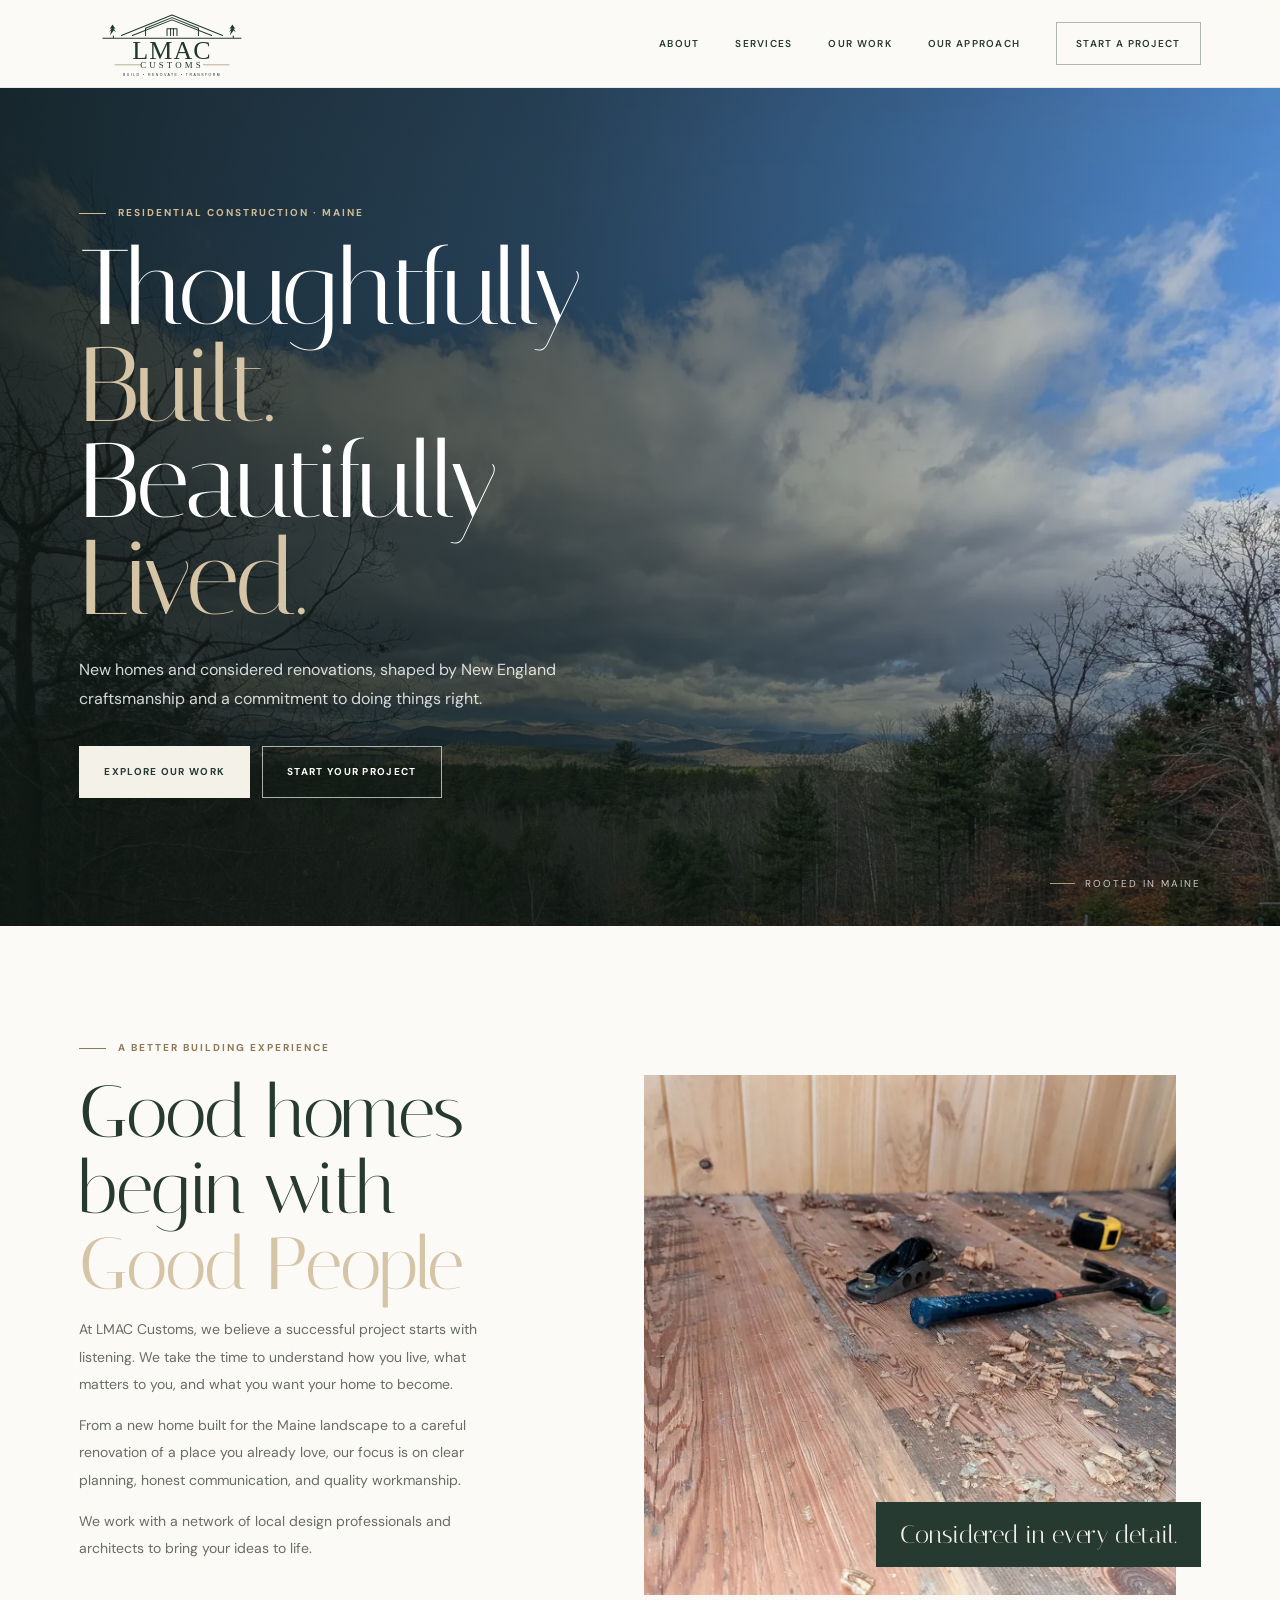
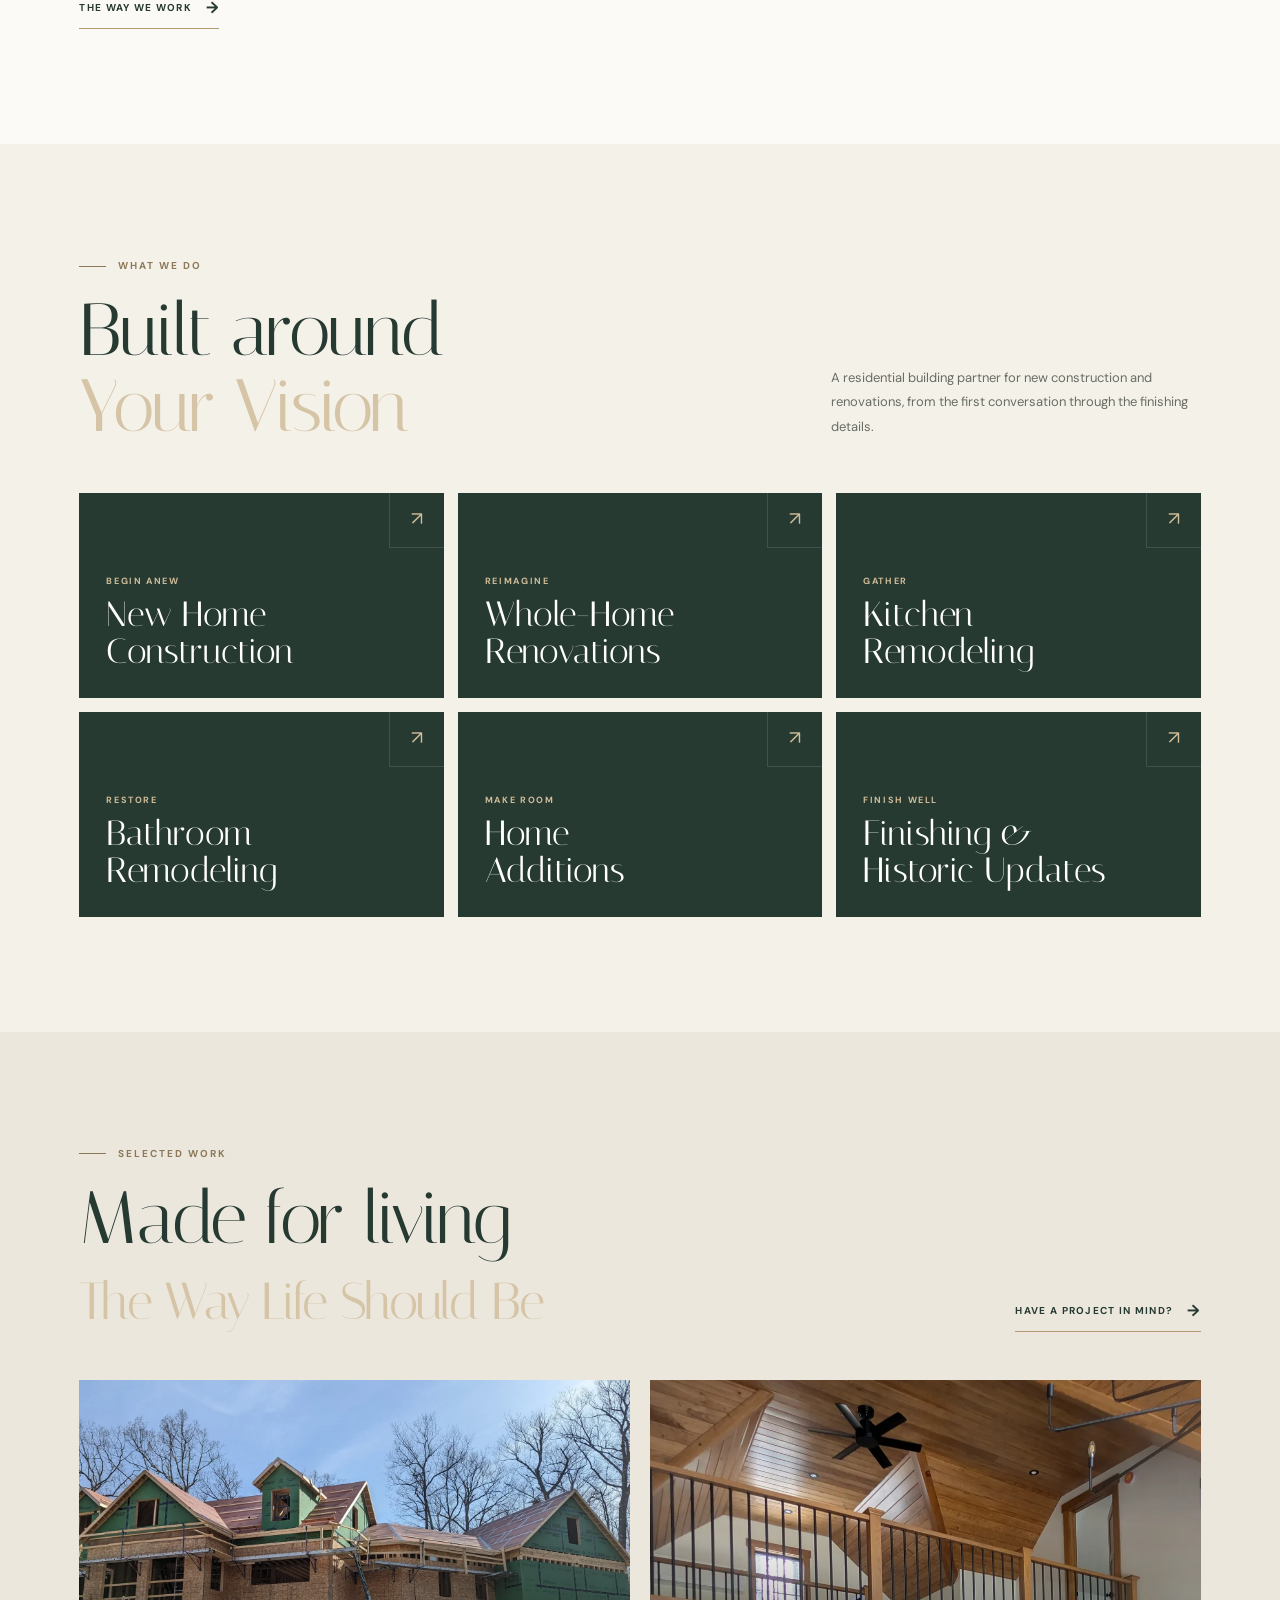
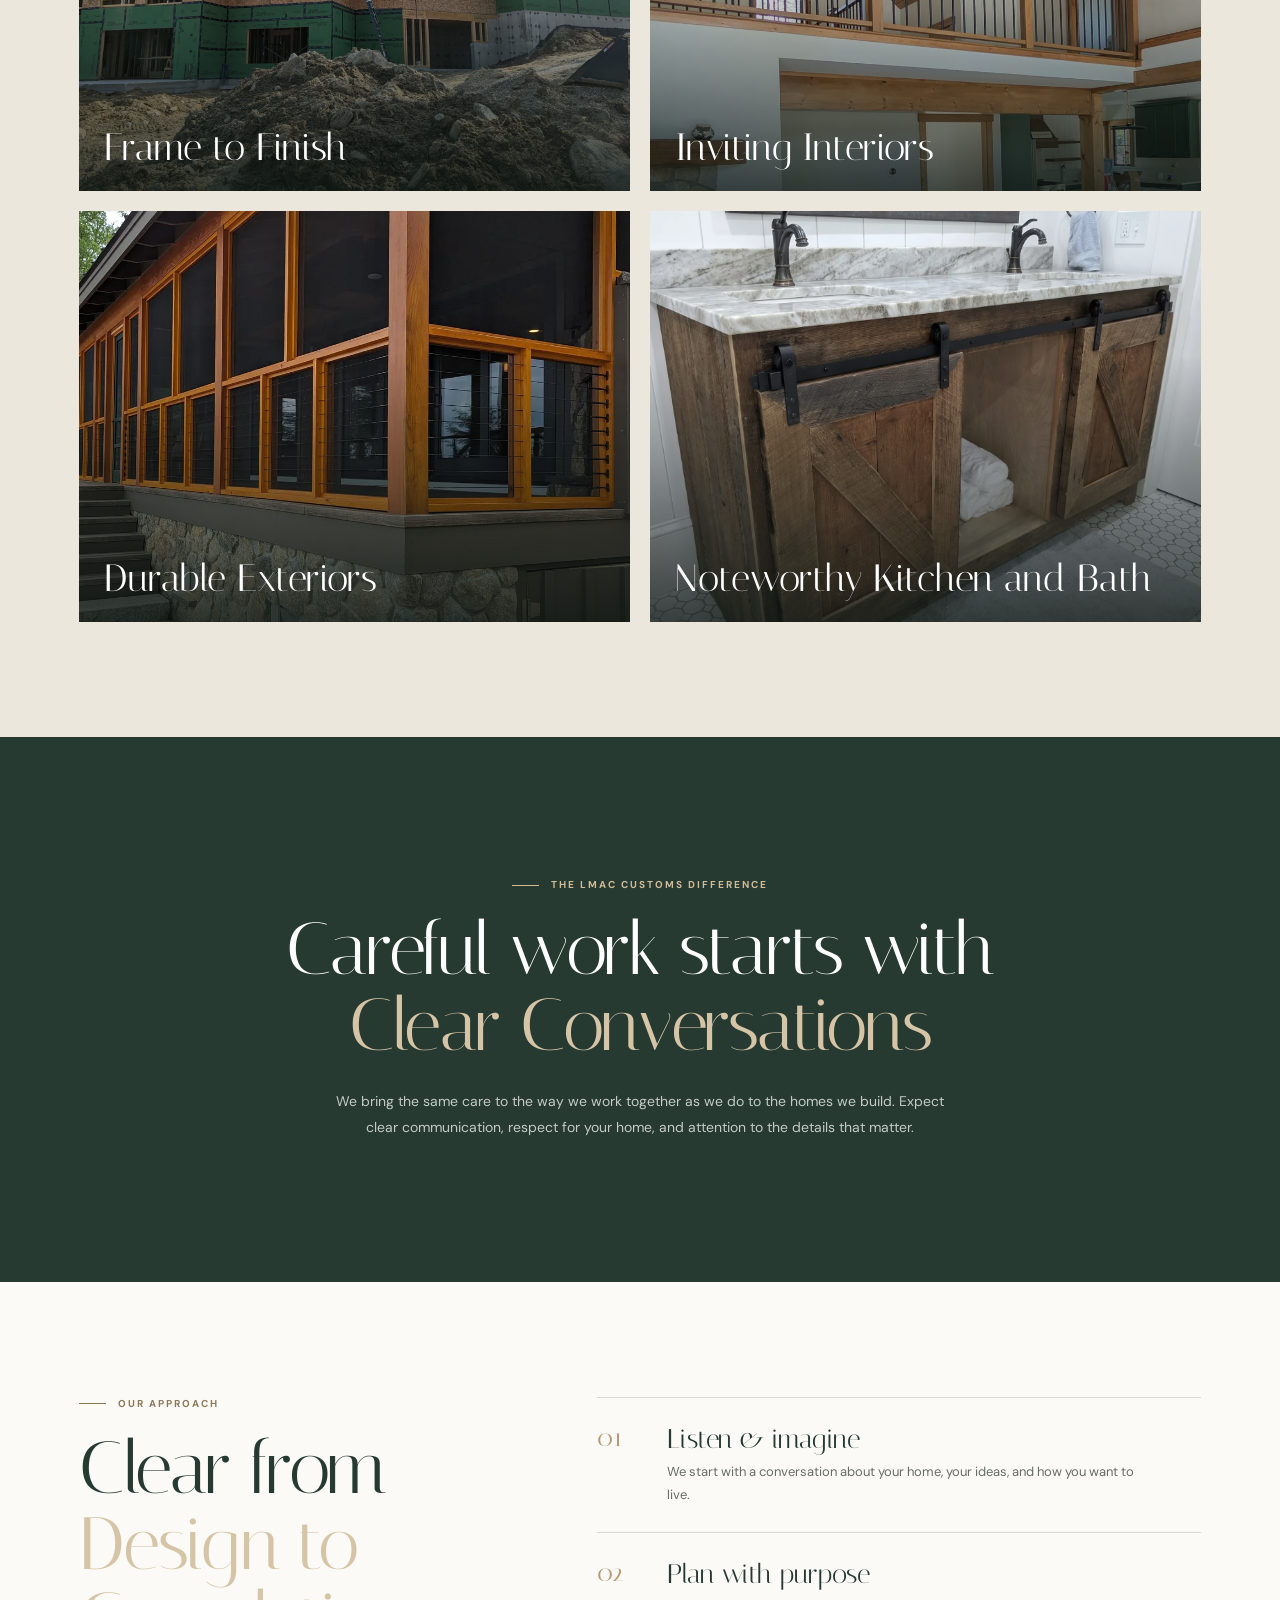
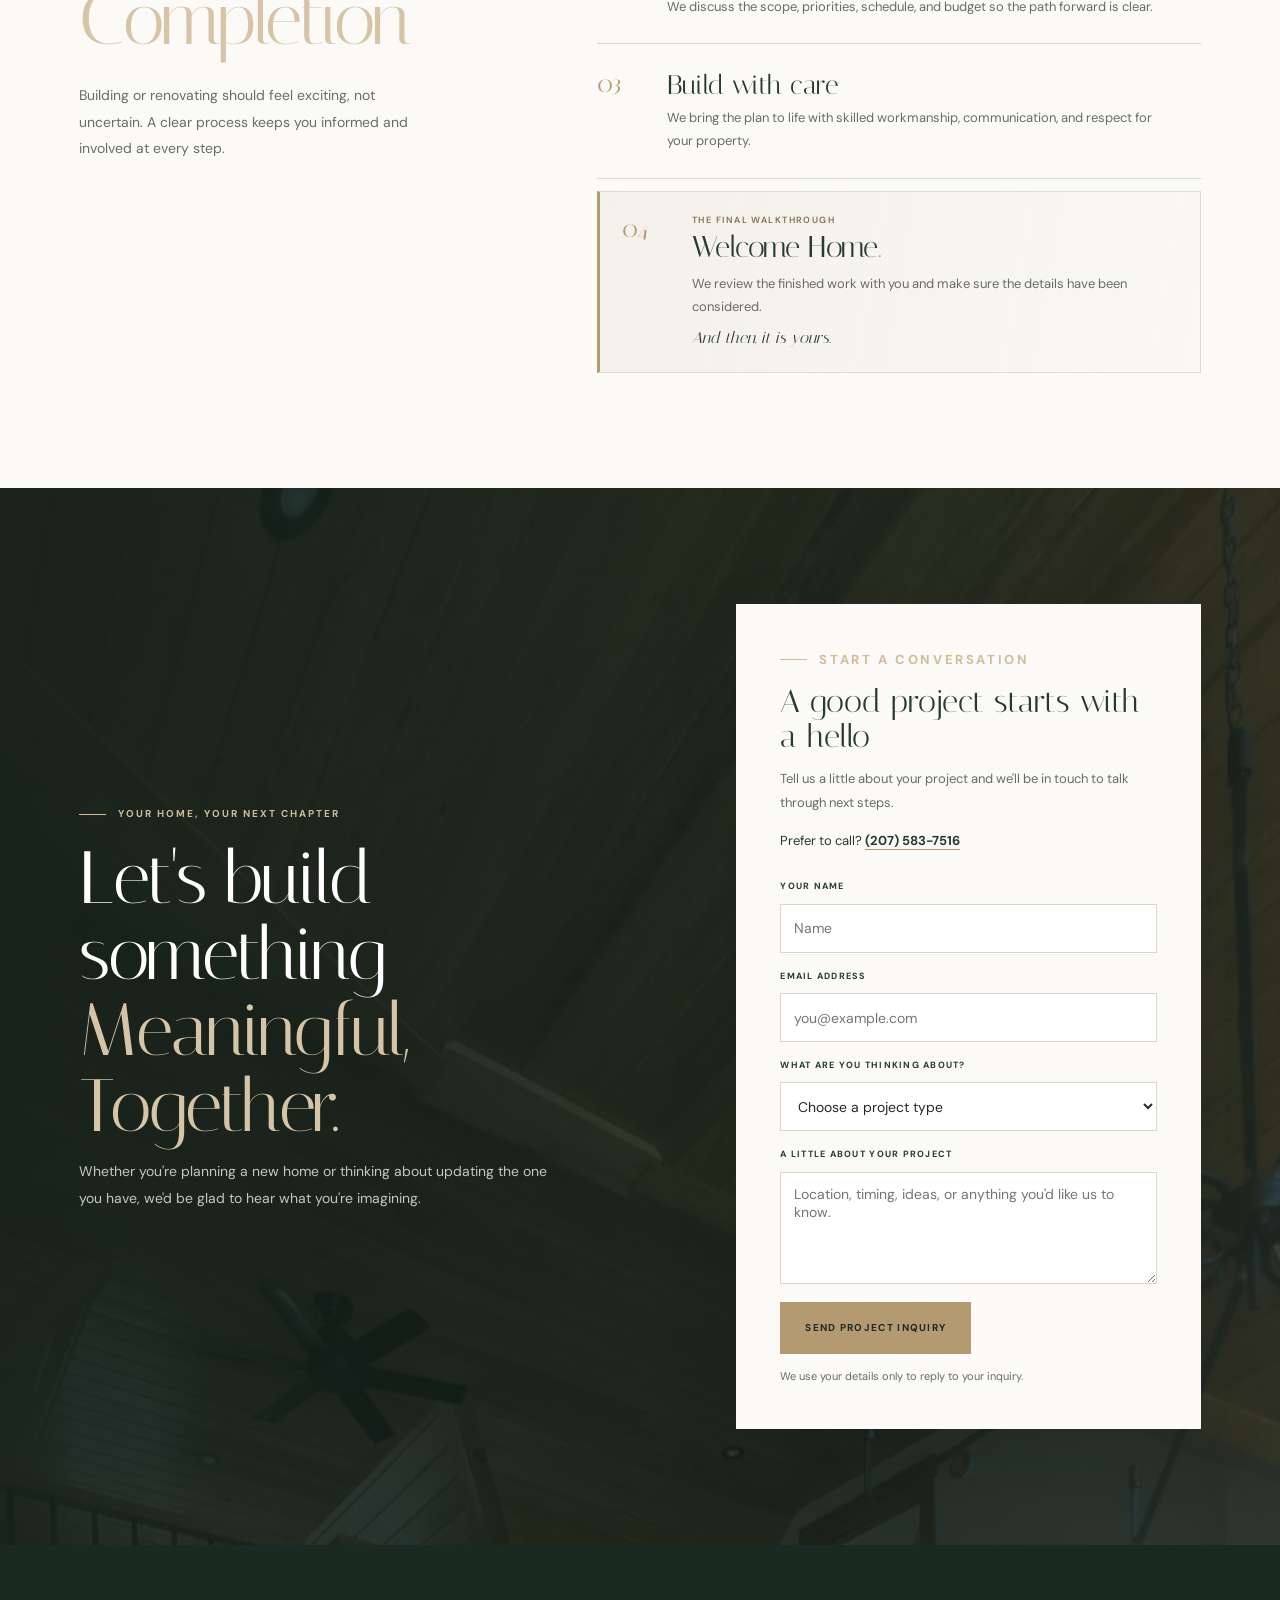
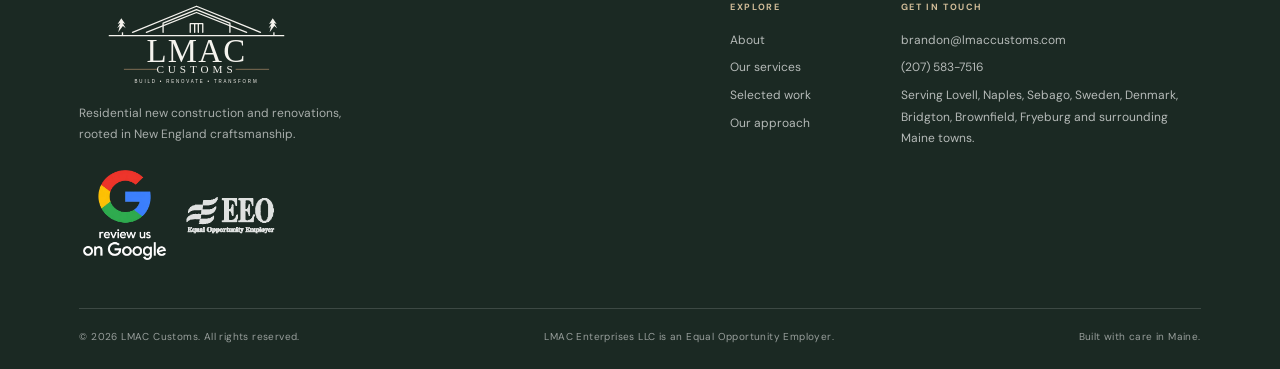
<file: index.html>
<!DOCTYPE html>
<html lang="en">
<head>
<meta charset="UTF-8">
<meta name="viewport" content="width=device-width, initial-scale=1">
<meta name="theme-color" content="#263a32">
<meta property="og:type" content="website">
<meta property="og:title" content="LMAC Customs | Maine Custom Homes &amp; Renovations">
<meta property="og:description" content="Thoughtful new homes and considered renovations, rooted in New England craftsmanship.">
<meta property="og:image" content="https://lmaccustoms.com/social-preview-dark.jpg">
<meta property="og:image:width" content="1200">
<meta property="og:image:height" content="630">
<meta property="og:image:alt" content="LMAC Customs logo: Build, Renovate, Transform">
<meta name="robots" content="index,follow">
<link rel="canonical" href="https://lmaccustoms.com/">
<meta property="og:url" content="https://lmaccustoms.com/">
<meta property="og:site_name" content="LMAC Customs">
<meta name="twitter:card" content="summary_large_image">
<meta name="twitter:title" content="LMAC Customs | Maine Custom Homes &amp; Renovations">
<meta name="twitter:image" content="https://lmaccustoms.com/social-preview-dark.jpg">
<script>document.documentElement.classList.add("js")</script>
<link rel="icon" href="favicon.ico" sizes="48x48">
<link rel="icon" type="image/png" sizes="48x48" href="favicon-48x48.png">
<link rel="icon" type="image/png" sizes="32x32" href="favicon-32x32.png">
<link rel="apple-touch-icon" href="apple-touch-icon.png">
<meta name="description" content="Custom home building and renovations in Bridgton, Naples, Fryeburg and surrounding Maine towns. LMAC Customs brings craftsmanship and care to every project.">
<title>LMAC Customs | Custom Homes &amp; Renovations in Maine</title>
<link rel="preconnect" href="https://fonts.googleapis.com">
<link rel="preconnect" href="https://fonts.gstatic.com" crossorigin>
<link href="https://fonts.googleapis.com/css2?family=DM+Sans:wght@400;500;600;700&family=Italiana&display=swap" rel="stylesheet">
<link rel="preload" as="image" href="hero-2200.webp" fetchpriority="high">
<link rel="stylesheet" href="styles.css?v=8">
<script type="application/ld+json">{"@context":"https://schema.org","@type":"GeneralContractor","name":"LMAC Customs","description":"Custom home building and renovations in Maine.","url":"https://lmaccustoms.com/","email":"brandon@lmaccustoms.com","telephone":"+1-207-583-7516","areaServed":[{"@type":"City","name":"Lovell, Maine"},{"@type":"City","name":"Naples, Maine"},{"@type":"City","name":"Sebago, Maine"},{"@type":"City","name":"Sweden, Maine"},{"@type":"City","name":"Denmark, Maine"},{"@type":"City","name":"Bridgton, Maine"},{"@type":"City","name":"Brownfield, Maine"},{"@type":"City","name":"Fryeburg, Maine"}],"image":"https://lmaccustoms.com/logo.svg"}</script>
</head>
<body>
<a class="skip-link" href="#main-content">Skip to content</a>
<header class="header" id="header">
  <a class="brand" href="#home" aria-label="LMAC Customs home"><img class="brand-logo" width="900" height="330" src="logo.svg" alt="LMAC Customs — Build, Renovate, Transform"></a>
  <button class="menu-toggle" id="menuToggle" type="button" aria-label="Open navigation" aria-controls="navigation" aria-expanded="false">☰</button>
  <nav class="nav" id="navigation" aria-label="Main navigation"><a href="#about">About</a><a href="#services">Services</a><a href="#work">Our Work</a><a href="#process">Our Approach</a><a href="#contact" class="nav-cta">Start a Project</a></nav>
</header>
<main id="main-content">
<section class="hero" id="home" aria-labelledby="hero-title"><div class="hero-content fade-in"><p class="eyebrow">Residential construction · Maine</p><h1 id="hero-title">Thoughtfully<br><em>Built.</em><br>Beautifully<br><em>Lived.</em></h1><p class="hero-copy">New homes and considered renovations, shaped by New England craftsmanship and a commitment to doing things right.</p><div class="actions"><a class="button light" href="#work">Explore Our Work</a><a class="button outline" href="#contact">Start Your Project</a></div></div><div class="hero-note">Rooted in Maine</div></section>

<section class="section intro" id="about"><div class="intro-copy fade-in"><p class="eyebrow">A better building experience</p><h2>Good homes<br>begin with<br><em>Good People</em></h2><p>At LMAC Customs, we believe a successful project starts with listening. We take the time to understand how you live, what matters to you, and what you want your home to become.</p><p>From a new home built for the Maine landscape to a careful renovation of a place you already love, our focus is on clear planning, honest communication, and quality workmanship.</p><p>We work with a network of local design professionals and architects to bring your ideas to life.</p><a class="text-link" href="#process">The way we work</a></div><div class="intro-image fade-in"><img loading="lazy" width="1100" height="1100" src="intro-details.webp" alt="Hand plane, hammer and tape measure on a pine floor covered in fresh shavings"><div class="image-caption">Considered in every detail.</div></div></section>

<section class="section services" id="services"><div class="section-heading fade-in"><div><p class="eyebrow">What we do</p><h2>Built around<br><em>Your Vision</em></h2></div><p class="heading-note">A residential building partner for new construction and renovations, from the first conversation through the finishing details.</p></div><div class="service-grid">
<a class="service-card fade-in" href="#contact"><div class="service-card-copy"><span>Begin anew</span><h3>New Home<br>Construction</h3></div></a>
<a class="service-card fade-in" href="#contact"><div class="service-card-copy"><span>Reimagine</span><h3>Whole-Home<br>Renovations</h3></div></a>
<a class="service-card fade-in" href="#contact"><div class="service-card-copy"><span>Gather</span><h3>Kitchen<br>Remodeling</h3></div></a>
<a class="service-card fade-in" href="#contact"><div class="service-card-copy"><span>Restore</span><h3>Bathroom<br>Remodeling</h3></div></a>
<a class="service-card fade-in" href="#contact"><div class="service-card-copy"><span>Make room</span><h3>Home<br>Additions</h3></div></a>
<a class="service-card fade-in" href="#contact"><div class="service-card-copy"><span>Finish well</span><h3>Finishing &amp;<br>Historic Updates</h3></div></a>
</div></section>

<section class="section work" id="work"><div class="section-heading fade-in"><div><p class="eyebrow">Selected work</p><h2 class="work-title">Made for living<br><em>The Way Life Should Be</em></h2></div><a class="text-link" href="#contact">Have a project in mind?</a></div><div class="portfolio-grid four" aria-label="Selected LMAC Customs projects">
<a href="framing.html" class="project fade-in" aria-label="View frame to finish photo gallery"><img loading="lazy" width="1600" height="1205" src="project-exterior-framing.webp" alt="Home under construction with green sheathing, dormers and a framed garage on a sloped site"><div class="project-label"><h3>Frame to Finish</h3></div></a>
<a href="interior.html" class="project fade-in" aria-label="View inviting interiors photo gallery"><img loading="lazy" width="1200" height="769" src="project-great-room.webp" alt="Timber-framed loft with an iron railing under a vaulted wood ceiling"><div class="project-label"><h3>Inviting Interiors</h3></div></a>
<a href="exterior.html" class="project fade-in" aria-label="View durable exteriors photo gallery"><img loading="lazy" width="1000" height="787" src="project-screen-porch.webp" alt="Timber-framed screened porch above a natural stone foundation"><div class="project-label"><h3>Durable Exteriors</h3></div></a>
<a href="kitchens-baths.html" class="project fade-in" aria-label="View noteworthy kitchen and bath photo gallery"><img loading="lazy" width="1800" height="1182" src="interior-vanity-barn-doors.webp" alt="Reclaimed wood vanity with sliding barn doors and a granite countertop"><div class="project-label"><h3>Noteworthy Kitchen and Bath</h3></div></a>
</div></section>

<section class="statement"><p class="eyebrow">The LMAC Customs difference</p><h2>Careful work starts with<br><em>Clear Conversations</em></h2><p>We bring the same care to the way we work together as we do to the homes we build. Expect clear communication, respect for your home, and attention to the details that matter.</p></section>

<section class="section process" id="process"><div class="process-intro fade-in"><p class="eyebrow">Our approach</p><h2>Clear from<br><em>Design to Completion</em></h2><p>Building or renovating should feel exciting, not uncertain. A clear process keeps you informed and involved at every step.</p></div><div class="steps fade-in">
<div class="step"><div class="step-number">01</div><div><h3>Listen &amp; imagine</h3><p>We start with a conversation about your home, your ideas, and how you want to live.</p></div></div>
<div class="step"><div class="step-number">02</div><div><h3>Plan with purpose</h3><p>We discuss the scope, priorities, schedule, and budget so the path forward is clear.</p></div></div>
<div class="step"><div class="step-number">03</div><div><h3>Build with care</h3><p>We bring the plan to life with skilled workmanship, communication, and respect for your property.</p></div></div>
<div class="step welcome-step"><div class="step-number" aria-hidden="true">04</div><div class="welcome-content"><span class="welcome-kicker">The final walkthrough</span><h3 class="welcome">Welcome Home<span class="welcome-period">.</span></h3><p>We review the finished work with you and make sure the details have been considered.</p><span class="welcome-signoff">And then, it is yours.</span></div></div>
</div></section>

<section class="contact-banner" id="contact"><div class="fade-in"><p class="eyebrow">Your home, your next chapter</p><h2>Let's build something <em>Meaningful, Together.</em></h2><p>Whether you're planning a new home or thinking about updating the one you have, we'd be glad to hear what you're imagining.</p></div><div class="contact-card fade-in"><p class="eyebrow">Start a conversation</p><h3>A good project starts with a hello</h3><p>Tell us a little about your project and we'll be in touch to talk through next steps.</p><p class="contact-direct">Prefer to call? <a href="tel:+12075837516">(207) 583-7516</a></p><form class="contact-form" id="contactForm" action="https://script.google.com/macros/s/AKfycbyC0fUV-2K-Il0wb2_U5b16hAuNfKtde-OQnKe1qU6zd9TvXiTtztR8NaVEfDDfkCXe/exec" method="POST" data-email="brandon@lmaccustoms.com">
<input type="hidden" name="_subject" value="New website inquiry">
<input class="hp" type="text" name="_gotcha" tabindex="-1" autocomplete="off" aria-hidden="true">
<label for="contactName">Your name</label>
<input id="contactName" name="name" type="text" autocomplete="name" placeholder="Name" required>
<label for="contactEmail">Email address</label>
<input id="contactEmail" name="email" type="email" autocomplete="email" placeholder="you@example.com" required>
<label for="projectType">What are you thinking about?</label>
<select id="projectType" name="project" required>
<option value="">Choose a project type</option>
<option>New home construction</option>
<option>Whole-home renovation</option>
<option>Kitchen or bathroom renovation</option>
<option>Home addition</option>
<option>Other residential project</option>
</select>
<label for="projectDetails">A little about your project</label>
<textarea id="projectDetails" name="details" rows="4" placeholder="Location, timing, ideas, or anything you'd like us to know."></textarea>
<button class="button" type="submit">Send project inquiry</button>
<p class="form-note" id="formNote" aria-live="polite">We use your details only to reply to your inquiry.</p>
</form><div class="form-success" id="formSuccess" role="status" tabindex="-1" hidden><h3>Thanks, we got your message.</h3><p>We'll read through it and be in touch soon.</p></div></div></section>
</main>
<footer class="footer"><div class="footer-main"><div class="footer-brand"><a class="brand" href="#home" aria-label="LMAC Customs home"><img class="brand-logo" width="900" height="330" src="logo-light.svg" alt="LMAC Customs — Build, Renovate, Transform"></a><p>Residential new construction and renovations, rooted in New England craftsmanship.</p><div class="footer-badges" aria-label="Reviews and equal opportunity information"><a class="review-badge" href="https://g.page/r/CX92BOe3aqjIECE/review" target="_blank" rel="noopener noreferrer" aria-label="Review LMAC Customs on Google (opens in a new tab)"><img src="google-review.webp" width="90" height="90" alt="Review us on Google" loading="lazy"></a><a class="eeo-badge" href="https://www.maine.gov/bhr/sites/bhr/files/inline-files/SOM%20Non-Discrimination%20Policy_0.pdf" target="_blank" rel="noopener noreferrer" aria-label="Equal Opportunity Employer — read the State of Maine Non-Discrimination Policy (PDF, opens in a new tab)"><img src="eeo-logo-white.png" width="90" height="90" alt="EEO — Equal Opportunity Employer" loading="lazy"></a></div></div><div class="footer-links"><div class="footer-column"><h4>Explore</h4><a href="#about">About</a><a href="#services">Our services</a><a href="#work">Selected work</a><a href="#process">Our approach</a></div><div class="footer-column"><h4>Get in touch</h4><a href="mailto:brandon@lmaccustoms.com">brandon@lmaccustoms.com</a><a href="tel:+12075837516">(207) 583-7516</a><p>Serving Lovell, Naples, Sebago, Sweden, Denmark, Bridgton, Brownfield, Fryeburg and surrounding Maine towns.</p></div></div></div><div class="footer-bottom"><span>© <span id="year"></span> LMAC Customs. All rights reserved.</span><span>LMAC Enterprises LLC is an Equal Opportunity Employer.</span><span>Built with care in Maine.</span></div></footer>
<script src="script.js?v=8" defer></script>
</body>
</html>
</file>
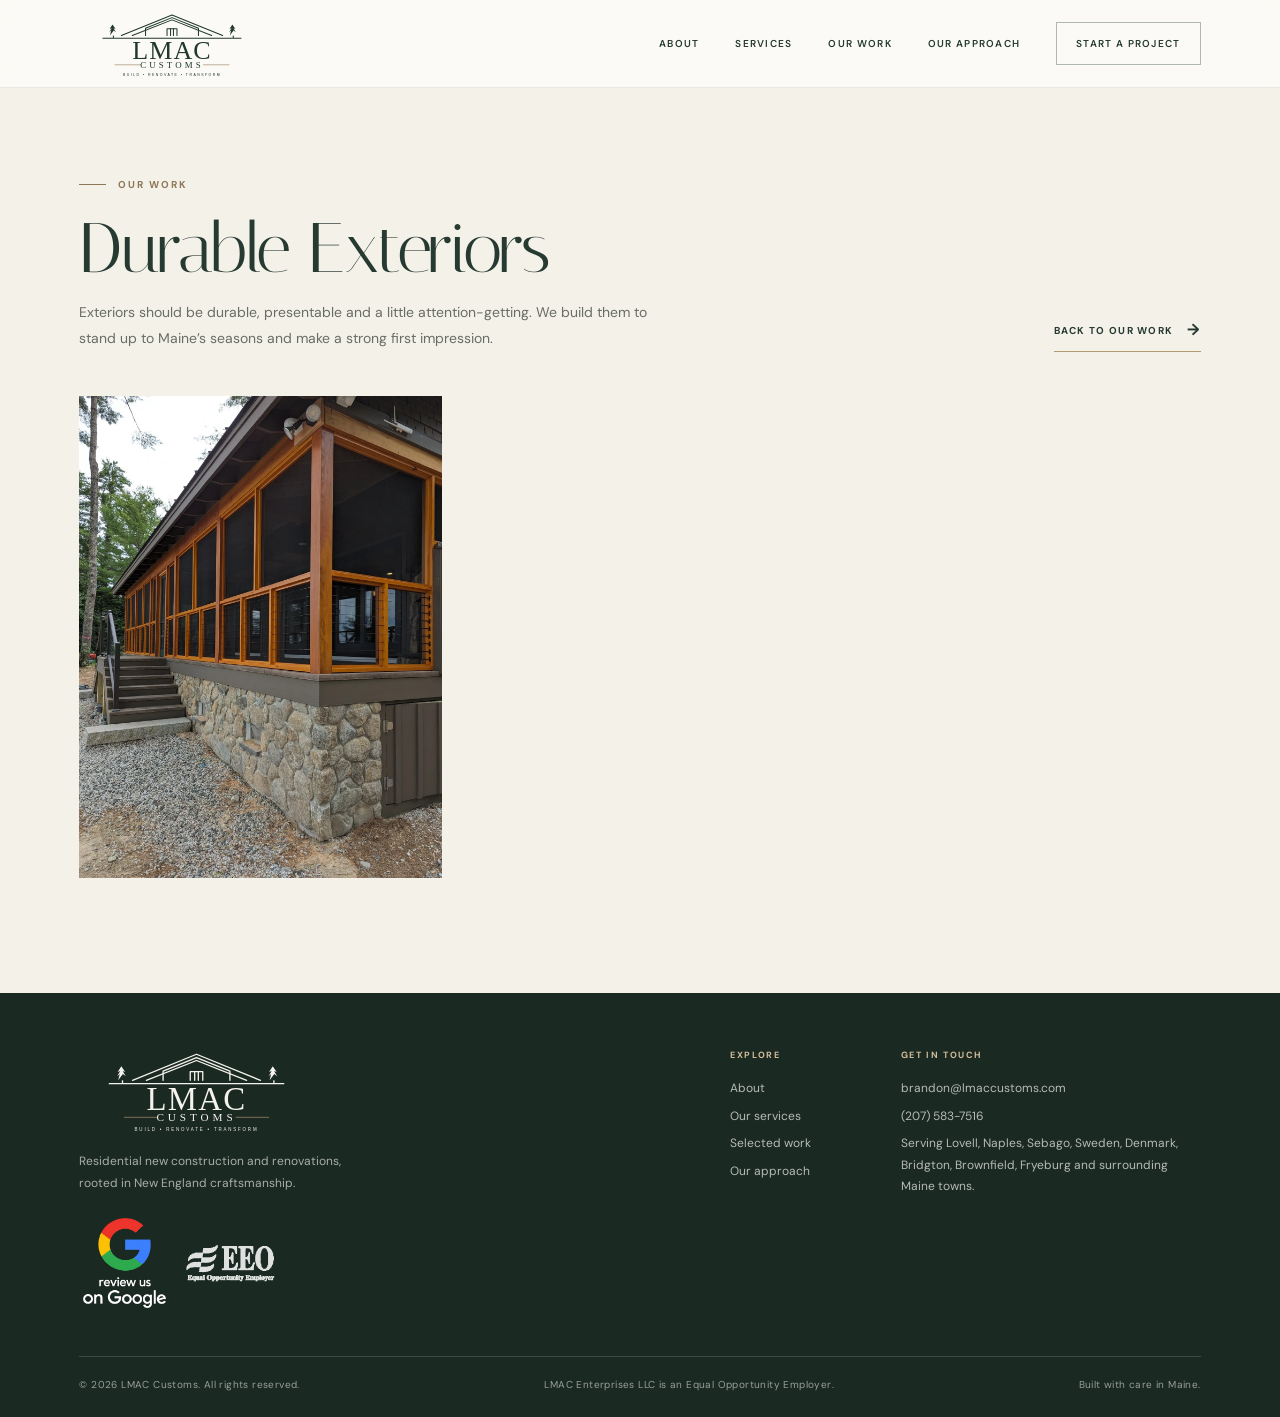
<file: exterior.html>
<!DOCTYPE html>
<html lang="en">
<head>
<meta charset="UTF-8">
<meta name="viewport" content="width=device-width, initial-scale=1">
<meta name="theme-color" content="#263a32">
<meta name="robots" content="index,follow">
<meta name="description" content="Exterior work by LMAC Customs: custom homes and renovations in Maine.">
<title>Durable Exteriors | LMAC Customs</title>
<script>document.documentElement.classList.add("js")</script>
<link rel="icon" href="favicon.ico" sizes="48x48">
<link rel="icon" type="image/png" sizes="48x48" href="favicon-48x48.png">
<link rel="icon" type="image/png" sizes="32x32" href="favicon-32x32.png">
<link rel="apple-touch-icon" href="apple-touch-icon.png">
<link rel="preconnect" href="https://fonts.googleapis.com">
<link rel="preconnect" href="https://fonts.gstatic.com" crossorigin>
<link href="https://fonts.googleapis.com/css2?family=DM+Sans:wght@400;500;600;700&family=Italiana&display=swap" rel="stylesheet">
<link rel="stylesheet" href="styles.css?v=8">
</head>
<body>
<a class="skip-link" href="#main-content">Skip to content</a>
<header class="header" id="header">
  <a class="brand" href="index.html#home" aria-label="LMAC Customs home"><img class="brand-logo" width="900" height="330" src="logo.svg" alt="LMAC Customs — Build, Renovate, Transform"></a>
  <button class="menu-toggle" id="menuToggle" type="button" aria-label="Open navigation" aria-controls="navigation" aria-expanded="false">☰</button>
  <nav class="nav" id="navigation" aria-label="Main navigation"><a href="index.html#about">About</a><a href="index.html#services">Services</a><a href="index.html#work">Our Work</a><a href="index.html#process">Our Approach</a><a href="index.html#contact" class="nav-cta">Start a Project</a></nav>
</header>
<main id="main-content">
<section class="section gallery-page">
<div class="gallery-head"><div><p class="eyebrow">Our work</p><h2>Durable Exteriors</h2><p class="gallery-intro">Exteriors should be durable, presentable and a little attention-getting. We build them to stand up to Maine’s seasons and make a strong first impression.</p></div><a class="text-link" href="index.html#work">Back to our work</a></div>
<div class="gallery">
<!-- To add a photo, copy one line below, change the file name (both href and src), the data-caption (shown when the photo is opened) and the alt text. Photos show in the order listed. -->
<a href="project-screen-porch-full.webp" data-caption="A timber-framed screened porch above a natural stone foundation."><img loading="lazy" width="1356" height="1800" src="project-screen-porch-full.webp" alt="Timber-framed screened porch above a natural stone foundation"></a>
</div>
</section>
</main>
<footer class="footer"><div class="footer-main"><div class="footer-brand"><a class="brand" href="index.html#home" aria-label="LMAC Customs home"><img class="brand-logo" width="900" height="330" src="logo-light.svg" alt="LMAC Customs — Build, Renovate, Transform"></a><p>Residential new construction and renovations, rooted in New England craftsmanship.</p><div class="footer-badges" aria-label="Reviews and equal opportunity information"><a class="review-badge" href="https://g.page/r/CX92BOe3aqjIECE/review" target="_blank" rel="noopener noreferrer" aria-label="Review LMAC Customs on Google (opens in a new tab)"><img src="google-review.webp" width="90" height="90" alt="Review us on Google" loading="lazy"></a><a class="eeo-badge" href="https://www.maine.gov/bhr/sites/bhr/files/inline-files/SOM%20Non-Discrimination%20Policy_0.pdf" target="_blank" rel="noopener noreferrer" aria-label="Equal Opportunity Employer — read the State of Maine Non-Discrimination Policy (PDF, opens in a new tab)"><img src="eeo-logo-white.png" width="90" height="90" alt="EEO — Equal Opportunity Employer" loading="lazy"></a></div></div><div class="footer-links"><div class="footer-column"><h4>Explore</h4><a href="index.html#about">About</a><a href="index.html#services">Our services</a><a href="index.html#work">Selected work</a><a href="index.html#process">Our approach</a></div><div class="footer-column"><h4>Get in touch</h4><a href="mailto:brandon@lmaccustoms.com">brandon@lmaccustoms.com</a><a href="tel:+12075837516">(207) 583-7516</a><p>Serving Lovell, Naples, Sebago, Sweden, Denmark, Bridgton, Brownfield, Fryeburg and surrounding Maine towns.</p></div></div></div><div class="footer-bottom"><span>© <span id="year"></span> LMAC Customs. All rights reserved.</span><span>LMAC Enterprises LLC is an Equal Opportunity Employer.</span><span>Built with care in Maine.</span></div></footer>
<script src="script.js" defer></script>
<script src="gallery.js" defer></script>
</body>
</html>
</file>
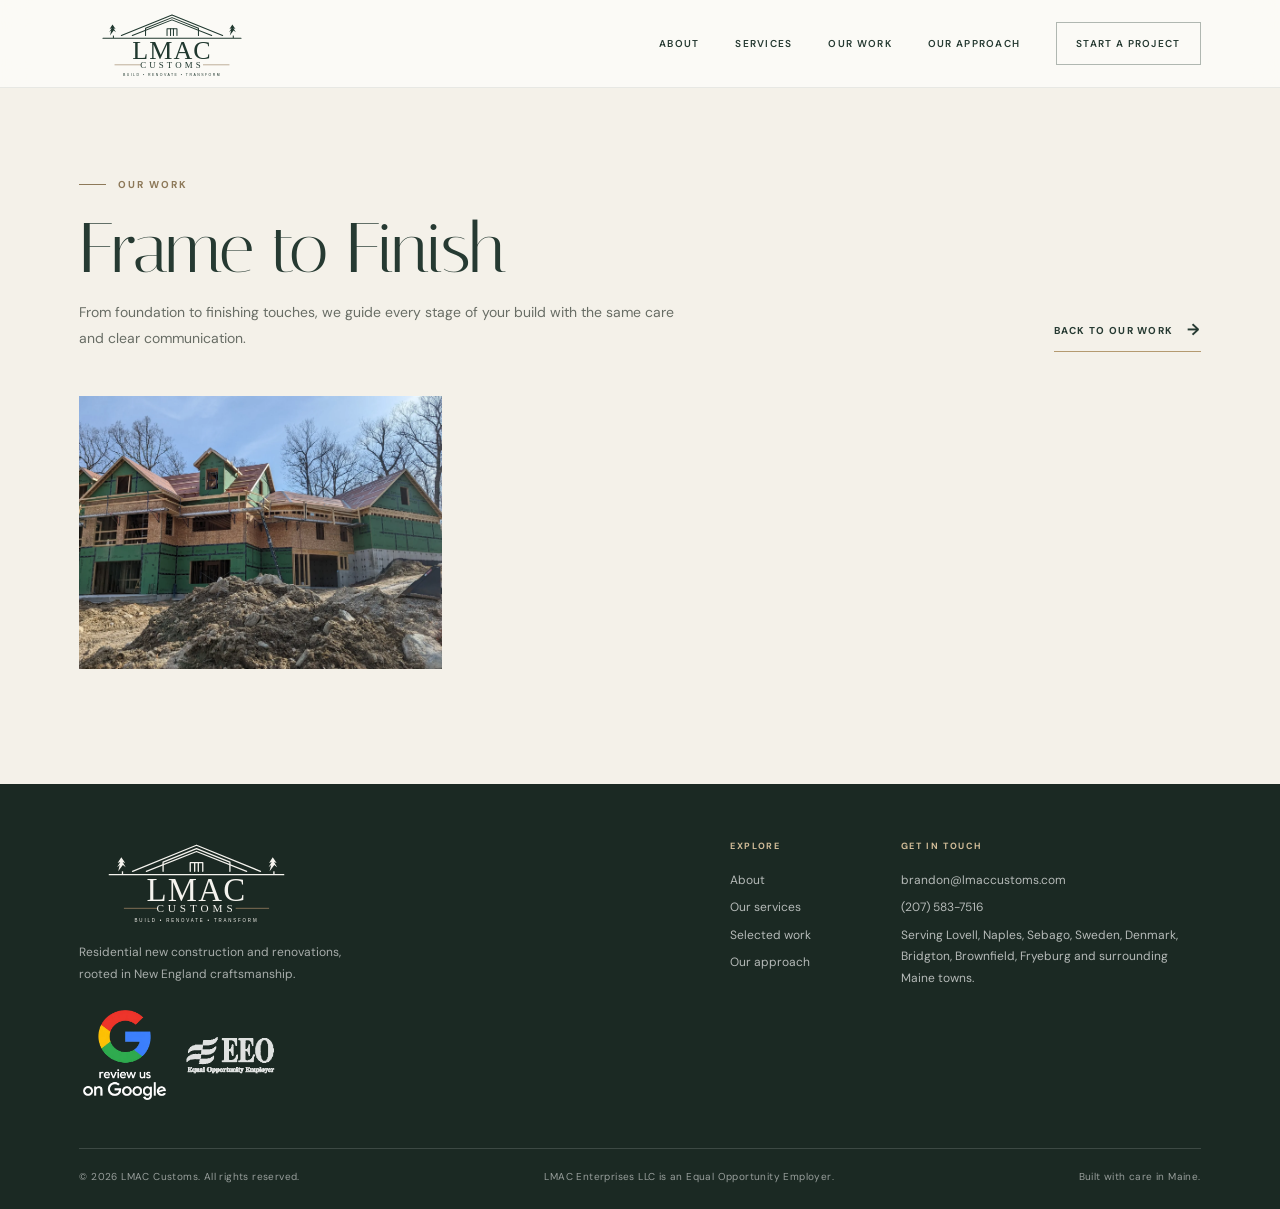
<file: framing.html>
<!DOCTYPE html>
<html lang="en">
<head>
<meta charset="UTF-8">
<meta name="viewport" content="width=device-width, initial-scale=1">
<meta name="theme-color" content="#263a32">
<meta name="robots" content="index,follow">
<meta name="description" content="Frame to finish construction by LMAC Customs in Maine.">
<title>Frame to Finish | LMAC Customs</title>
<script>document.documentElement.classList.add("js")</script>
<link rel="icon" href="favicon.ico" sizes="48x48">
<link rel="icon" type="image/png" sizes="48x48" href="favicon-48x48.png">
<link rel="icon" type="image/png" sizes="32x32" href="favicon-32x32.png">
<link rel="apple-touch-icon" href="apple-touch-icon.png">
<link rel="preconnect" href="https://fonts.googleapis.com">
<link rel="preconnect" href="https://fonts.gstatic.com" crossorigin>
<link href="https://fonts.googleapis.com/css2?family=DM+Sans:wght@400;500;600;700&family=Italiana&display=swap" rel="stylesheet">
<link rel="stylesheet" href="styles.css?v=8">
</head>
<body>
<a class="skip-link" href="#main-content">Skip to content</a>
<header class="header" id="header">
  <a class="brand" href="index.html#home" aria-label="LMAC Customs home"><img class="brand-logo" width="900" height="330" src="logo.svg" alt="LMAC Customs — Build, Renovate, Transform"></a>
  <button class="menu-toggle" id="menuToggle" type="button" aria-label="Open navigation" aria-controls="navigation" aria-expanded="false">☰</button>
  <nav class="nav" id="navigation" aria-label="Main navigation"><a href="index.html#about">About</a><a href="index.html#services">Services</a><a href="index.html#work">Our Work</a><a href="index.html#process">Our Approach</a><a href="index.html#contact" class="nav-cta">Start a Project</a></nav>
</header>
<main id="main-content">
<section class="section gallery-page">
<div class="gallery-head"><div><p class="eyebrow">Our work</p><h2>Frame to Finish</h2><p class="gallery-intro">From foundation to finishing touches, we guide every stage of your build with the same care and clear communication.</p></div><a class="text-link" href="index.html#work">Back to our work</a></div>
<div class="gallery">
<!-- To add a photo, copy one line below, change the file name (both href and src), the data-caption (shown when the photo is opened) and the alt text. Photos show in the order listed. -->
<a href="project-exterior-framing.webp" data-caption="Framing and sheathing underway on a custom home."><img loading="lazy" width="1600" height="1205" src="project-exterior-framing.webp" alt="Home under construction with green sheathing, dormers and a framed garage on a sloped site"></a>
</div>
</section>
</main>
<footer class="footer"><div class="footer-main"><div class="footer-brand"><a class="brand" href="index.html#home" aria-label="LMAC Customs home"><img class="brand-logo" width="900" height="330" src="logo-light.svg" alt="LMAC Customs — Build, Renovate, Transform"></a><p>Residential new construction and renovations, rooted in New England craftsmanship.</p><div class="footer-badges" aria-label="Reviews and equal opportunity information"><a class="review-badge" href="https://g.page/r/CX92BOe3aqjIECE/review" target="_blank" rel="noopener noreferrer" aria-label="Review LMAC Customs on Google (opens in a new tab)"><img src="google-review.webp" width="90" height="90" alt="Review us on Google" loading="lazy"></a><a class="eeo-badge" href="https://www.maine.gov/bhr/sites/bhr/files/inline-files/SOM%20Non-Discrimination%20Policy_0.pdf" target="_blank" rel="noopener noreferrer" aria-label="Equal Opportunity Employer — read the State of Maine Non-Discrimination Policy (PDF, opens in a new tab)"><img src="eeo-logo-white.png" width="90" height="90" alt="EEO — Equal Opportunity Employer" loading="lazy"></a></div></div><div class="footer-links"><div class="footer-column"><h4>Explore</h4><a href="index.html#about">About</a><a href="index.html#services">Our services</a><a href="index.html#work">Selected work</a><a href="index.html#process">Our approach</a></div><div class="footer-column"><h4>Get in touch</h4><a href="mailto:brandon@lmaccustoms.com">brandon@lmaccustoms.com</a><a href="tel:+12075837516">(207) 583-7516</a><p>Serving Lovell, Naples, Sebago, Sweden, Denmark, Bridgton, Brownfield, Fryeburg and surrounding Maine towns.</p></div></div></div><div class="footer-bottom"><span>© <span id="year"></span> LMAC Customs. All rights reserved.</span><span>LMAC Enterprises LLC is an Equal Opportunity Employer.</span><span>Built with care in Maine.</span></div></footer>
<script src="script.js" defer></script>
<script src="gallery.js" defer></script>
</body>
</html>
</file>
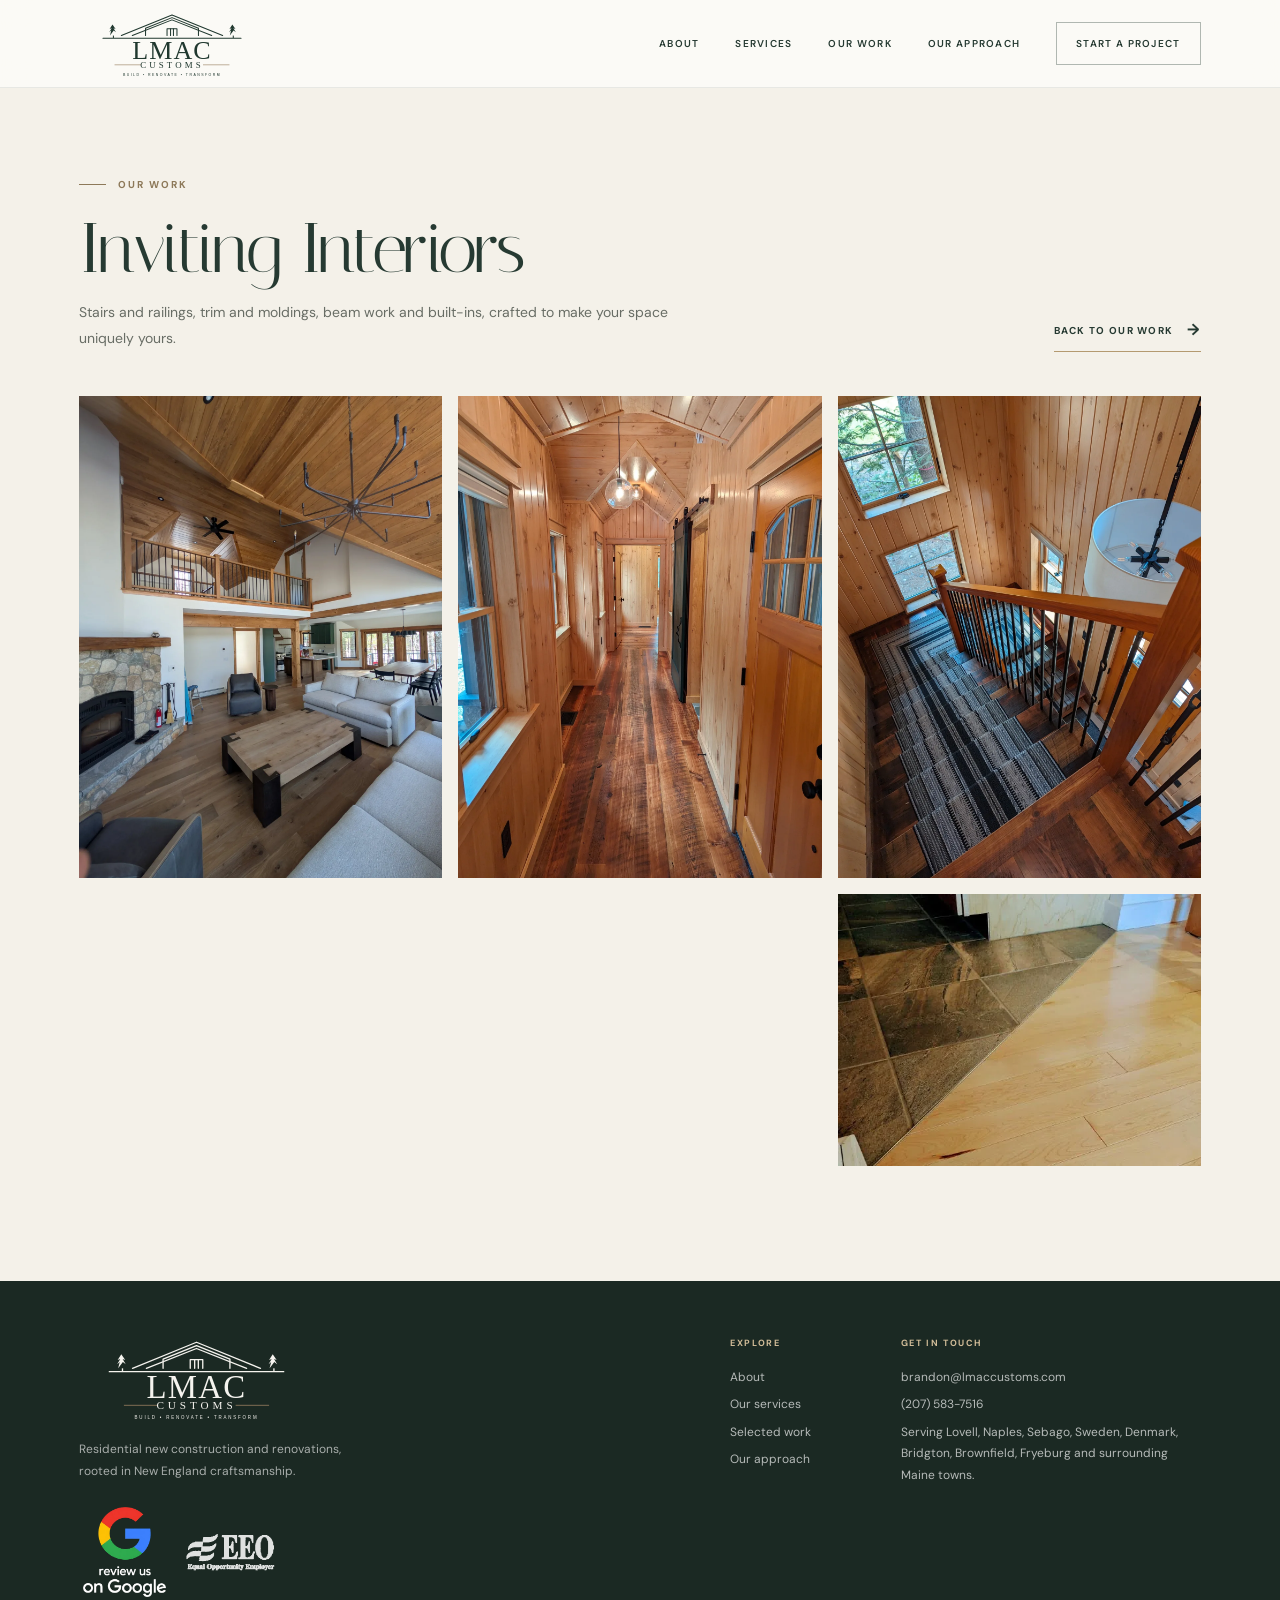
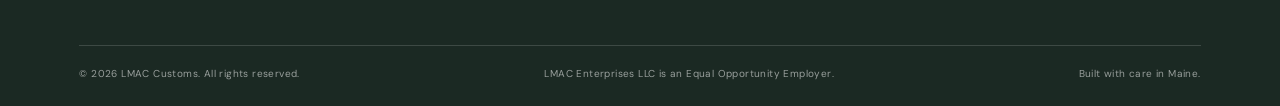
<file: interior.html>
<!DOCTYPE html>
<html lang="en">
<head>
<meta charset="UTF-8">
<meta name="viewport" content="width=device-width, initial-scale=1">
<meta name="theme-color" content="#263a32">
<meta name="robots" content="index,follow">
<meta name="description" content="Interior work by LMAC Customs: custom homes and renovations in Maine.">
<title>Inviting Interiors | LMAC Customs</title>
<script>document.documentElement.classList.add("js")</script>
<link rel="icon" href="favicon.ico" sizes="48x48">
<link rel="icon" type="image/png" sizes="48x48" href="favicon-48x48.png">
<link rel="icon" type="image/png" sizes="32x32" href="favicon-32x32.png">
<link rel="apple-touch-icon" href="apple-touch-icon.png">
<link rel="preconnect" href="https://fonts.googleapis.com">
<link rel="preconnect" href="https://fonts.gstatic.com" crossorigin>
<link href="https://fonts.googleapis.com/css2?family=DM+Sans:wght@400;500;600;700&family=Italiana&display=swap" rel="stylesheet">
<link rel="stylesheet" href="styles.css?v=8">
</head>
<body>
<a class="skip-link" href="#main-content">Skip to content</a>
<header class="header" id="header">
  <a class="brand" href="index.html#home" aria-label="LMAC Customs home"><img class="brand-logo" width="900" height="330" src="logo.svg" alt="LMAC Customs — Build, Renovate, Transform"></a>
  <button class="menu-toggle" id="menuToggle" type="button" aria-label="Open navigation" aria-controls="navigation" aria-expanded="false">☰</button>
  <nav class="nav" id="navigation" aria-label="Main navigation"><a href="index.html#about">About</a><a href="index.html#services">Services</a><a href="index.html#work">Our Work</a><a href="index.html#process">Our Approach</a><a href="index.html#contact" class="nav-cta">Start a Project</a></nav>
</header>
<main id="main-content">
<section class="section gallery-page">
<div class="gallery-head"><div><p class="eyebrow">Our work</p><h2>Inviting Interiors</h2><p class="gallery-intro">Stairs and railings, trim and moldings, beam work and built-ins, crafted to make your space uniquely yours.</p></div><a class="text-link" href="index.html#work">Back to our work</a></div>
<div class="gallery">
<!-- To add a photo, copy one line below, change the file name (both href and src), the data-caption (shown when the photo is opened) and the alt text. Photos show in the order listed. -->
<a href="project-great-room-full.webp" data-caption="Vaulted wood ceilings, timber beams and a stone fireplace in an open living space."><img loading="lazy" width="1356" height="1800" src="project-great-room-full.webp" alt="Open living room with a vaulted wood ceiling, loft railing and stone fireplace"></a>
<a href="interior-hallway.webp" data-caption="A pine-paneled hallway with a vaulted ceiling and wide-plank floors."><img loading="lazy" width="1356" height="1800" src="interior-hallway.webp" alt="Pine-paneled hallway with a vaulted ceiling, pendant light and wide plank floors"></a>
<a href="interior-stairwell.webp" data-caption="A turned stairwell with a striped runner and iron balusters."><img loading="lazy" width="1356" height="1800" src="interior-stairwell.webp" alt="Stairwell with a striped runner, iron balusters and a wood handrail"></a>
<a href="interior-floor-transition.webp" data-caption="A clean diagonal transition from stone tile to hardwood."><img loading="lazy" width="549" height="412" src="interior-floor-transition.webp" alt="Diagonal transition between stone tile and maple hardwood flooring"></a>
</div>
</section>
</main>
<footer class="footer"><div class="footer-main"><div class="footer-brand"><a class="brand" href="index.html#home" aria-label="LMAC Customs home"><img class="brand-logo" width="900" height="330" src="logo-light.svg" alt="LMAC Customs — Build, Renovate, Transform"></a><p>Residential new construction and renovations, rooted in New England craftsmanship.</p><div class="footer-badges" aria-label="Reviews and equal opportunity information"><a class="review-badge" href="https://g.page/r/CX92BOe3aqjIECE/review" target="_blank" rel="noopener noreferrer" aria-label="Review LMAC Customs on Google (opens in a new tab)"><img src="google-review.webp" width="90" height="90" alt="Review us on Google" loading="lazy"></a><a class="eeo-badge" href="https://www.maine.gov/bhr/sites/bhr/files/inline-files/SOM%20Non-Discrimination%20Policy_0.pdf" target="_blank" rel="noopener noreferrer" aria-label="Equal Opportunity Employer — read the State of Maine Non-Discrimination Policy (PDF, opens in a new tab)"><img src="eeo-logo-white.png" width="90" height="90" alt="EEO — Equal Opportunity Employer" loading="lazy"></a></div></div><div class="footer-links"><div class="footer-column"><h4>Explore</h4><a href="index.html#about">About</a><a href="index.html#services">Our services</a><a href="index.html#work">Selected work</a><a href="index.html#process">Our approach</a></div><div class="footer-column"><h4>Get in touch</h4><a href="mailto:brandon@lmaccustoms.com">brandon@lmaccustoms.com</a><a href="tel:+12075837516">(207) 583-7516</a><p>Serving Lovell, Naples, Sebago, Sweden, Denmark, Bridgton, Brownfield, Fryeburg and surrounding Maine towns.</p></div></div></div><div class="footer-bottom"><span>© <span id="year"></span> LMAC Customs. All rights reserved.</span><span>LMAC Enterprises LLC is an Equal Opportunity Employer.</span><span>Built with care in Maine.</span></div></footer>
<script src="script.js" defer></script>
<script src="gallery.js" defer></script>
</body>
</html>
</file>
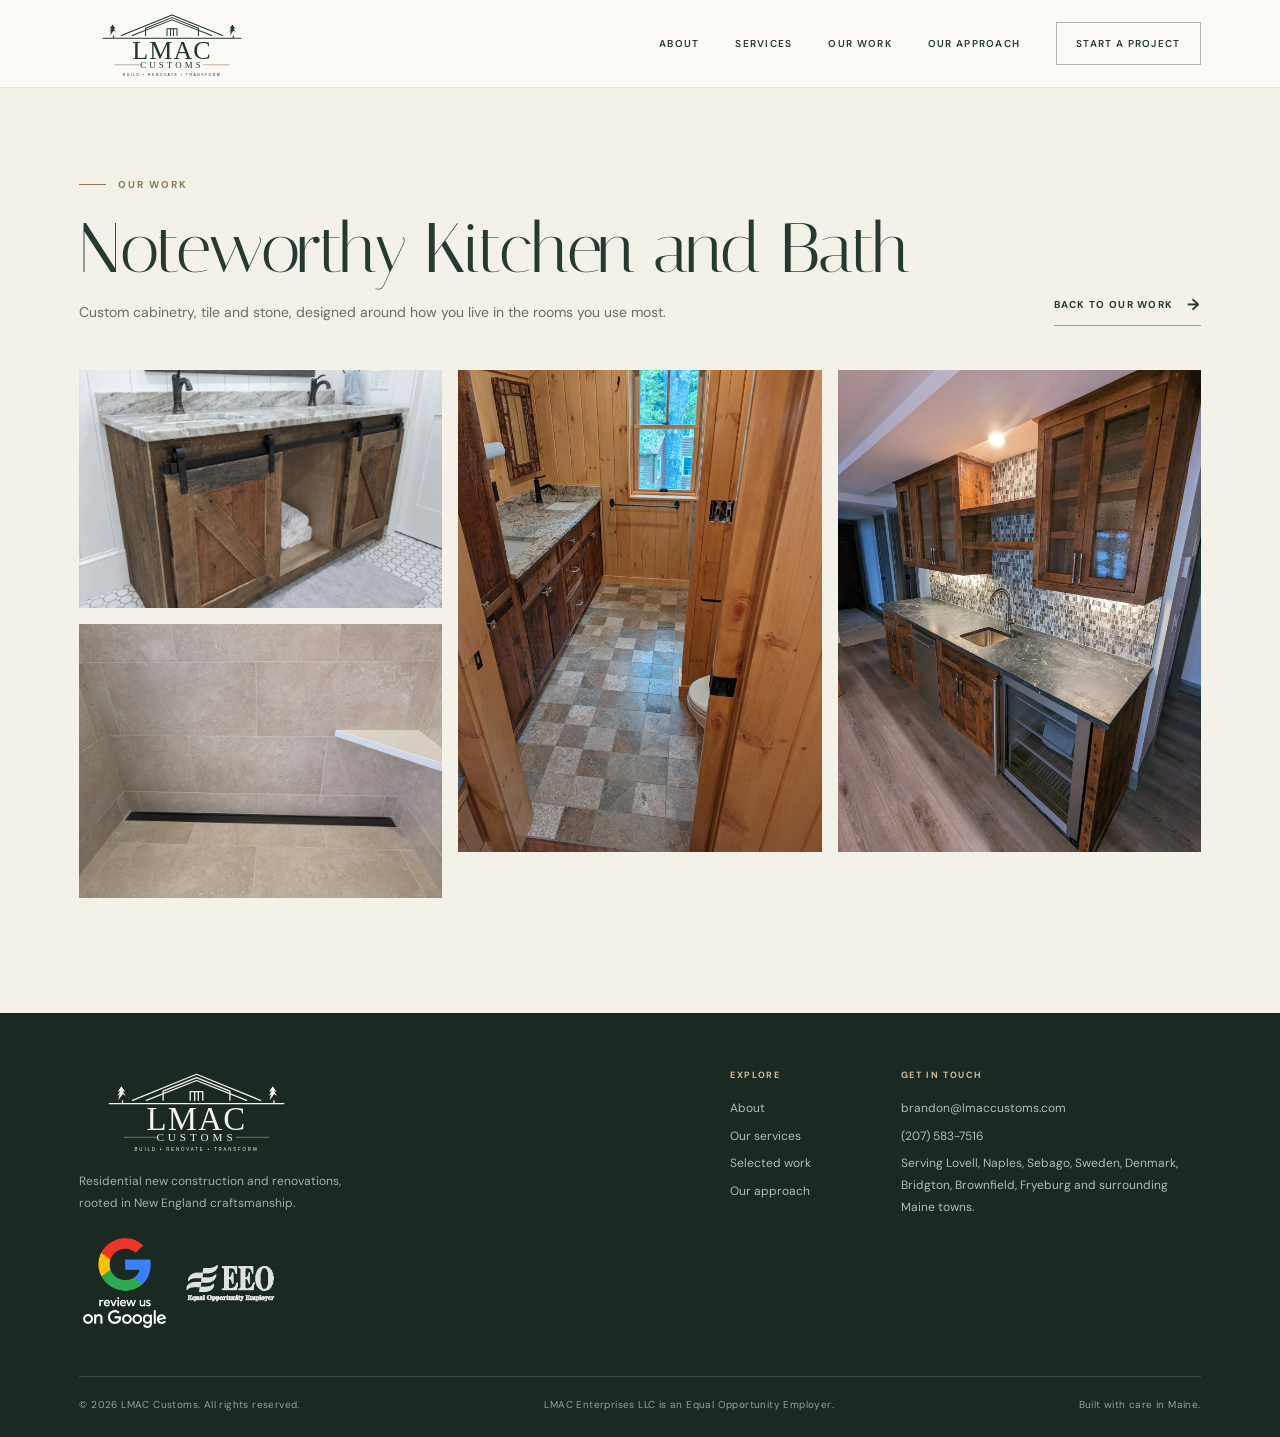
<file: kitchens-baths.html>
<!DOCTYPE html>
<html lang="en">
<head>
<meta charset="UTF-8">
<meta name="viewport" content="width=device-width, initial-scale=1">
<meta name="theme-color" content="#263a32">
<meta name="robots" content="index,follow">
<meta name="description" content="Custom kitchens and baths by LMAC Customs, built with reclaimed wood and careful detail in Maine.">
<title>Noteworthy Kitchen and Bath | LMAC Customs</title>
<script>document.documentElement.classList.add("js")</script>
<link rel="icon" href="favicon.ico" sizes="48x48">
<link rel="icon" type="image/png" sizes="48x48" href="favicon-48x48.png">
<link rel="icon" type="image/png" sizes="32x32" href="favicon-32x32.png">
<link rel="apple-touch-icon" href="apple-touch-icon.png">
<link rel="preconnect" href="https://fonts.googleapis.com">
<link rel="preconnect" href="https://fonts.gstatic.com" crossorigin>
<link href="https://fonts.googleapis.com/css2?family=DM+Sans:wght@400;500;600;700&family=Italiana&display=swap" rel="stylesheet">
<link rel="stylesheet" href="styles.css?v=8">
</head>
<body>
<a class="skip-link" href="#main-content">Skip to content</a>
<header class="header" id="header">
  <a class="brand" href="index.html#home" aria-label="LMAC Customs home"><img class="brand-logo" width="900" height="330" src="logo.svg" alt="LMAC Customs — Build, Renovate, Transform"></a>
  <button class="menu-toggle" id="menuToggle" type="button" aria-label="Open navigation" aria-controls="navigation" aria-expanded="false">☰</button>
  <nav class="nav" id="navigation" aria-label="Main navigation"><a href="index.html#about">About</a><a href="index.html#services">Services</a><a href="index.html#work">Our Work</a><a href="index.html#process">Our Approach</a><a href="index.html#contact" class="nav-cta">Start a Project</a></nav>
</header>
<main id="main-content">
<section class="section gallery-page">
<div class="gallery-head"><div><p class="eyebrow">Our work</p><h2>Noteworthy Kitchen and Bath</h2><p class="gallery-intro">Custom cabinetry, tile and stone, designed around how you live in the rooms you use most.</p></div><a class="text-link" href="index.html#work">Back to our work</a></div>
<div class="gallery">
<!-- To add a photo, copy one line below, change the file name (both href and src), the data-caption (shown when the photo is opened) and the alt text. Photos show in the order listed. -->
<a href="interior-vanity-barn-doors.webp" data-caption="A custom double vanity with sliding barn doors and a stone top."><img loading="lazy" width="1800" height="1182" src="interior-vanity-barn-doors.webp" alt="Reclaimed wood double vanity with sliding barn doors and a granite countertop"></a>
<a href="interior-shower-drain.webp" data-caption="Large-format tile and a linear drain in a custom shower."><img loading="lazy" width="1800" height="1356" src="interior-shower-drain.webp" alt="Tiled shower with a linear black drain and a corner shelf"></a>
<a href="interior-bathroom.webp" data-caption="A pine-paneled bath with a custom wood vanity and a stone top."><img loading="lazy" width="1356" height="1800" src="interior-bathroom.webp" alt="Pine-paneled bathroom with a reclaimed wood vanity, granite top and tile floor"></a>
<a href="interior-wet-bar.webp" data-caption="A wet bar with glass-front cabinets, a mosaic backsplash and a dark stone counter."><img loading="lazy" width="1356" height="1800" src="interior-wet-bar.webp" alt="Wet bar with reclaimed wood cabinets, glass doors, mosaic backsplash and soapstone counter"></a>
</div>
</section>
</main>
<footer class="footer"><div class="footer-main"><div class="footer-brand"><a class="brand" href="index.html#home" aria-label="LMAC Customs home"><img class="brand-logo" width="900" height="330" src="logo-light.svg" alt="LMAC Customs — Build, Renovate, Transform"></a><p>Residential new construction and renovations, rooted in New England craftsmanship.</p><div class="footer-badges" aria-label="Reviews and equal opportunity information"><a class="review-badge" href="https://g.page/r/CX92BOe3aqjIECE/review" target="_blank" rel="noopener noreferrer" aria-label="Review LMAC Customs on Google (opens in a new tab)"><img src="google-review.webp" width="90" height="90" alt="Review us on Google" loading="lazy"></a><a class="eeo-badge" href="https://www.maine.gov/bhr/sites/bhr/files/inline-files/SOM%20Non-Discrimination%20Policy_0.pdf" target="_blank" rel="noopener noreferrer" aria-label="Equal Opportunity Employer — read the State of Maine Non-Discrimination Policy (PDF, opens in a new tab)"><img src="eeo-logo-white.png" width="90" height="90" alt="EEO — Equal Opportunity Employer" loading="lazy"></a></div></div><div class="footer-links"><div class="footer-column"><h4>Explore</h4><a href="index.html#about">About</a><a href="index.html#services">Our services</a><a href="index.html#work">Selected work</a><a href="index.html#process">Our approach</a></div><div class="footer-column"><h4>Get in touch</h4><a href="mailto:brandon@lmaccustoms.com">brandon@lmaccustoms.com</a><a href="tel:+12075837516">(207) 583-7516</a><p>Serving Lovell, Naples, Sebago, Sweden, Denmark, Bridgton, Brownfield, Fryeburg and surrounding Maine towns.</p></div></div></div><div class="footer-bottom"><span>© <span id="year"></span> LMAC Customs. All rights reserved.</span><span>LMAC Enterprises LLC is an Equal Opportunity Employer.</span><span>Built with care in Maine.</span></div></footer>
<script src="script.js" defer></script>
<script src="gallery.js" defer></script>
</body>
</html>
</file>
<file: styles.css>
/* LMAC Customs — refined editorial design system */
:root{
  --green:#263a32;--green-deep:#1b2a24;--green-soft:#354b40;
  --ivory:#f4f1e9;--paper:#fbfaf6;--sand:#e7e0d3;--bronze:#b49a70;
  --ink:#252a26;--muted:#686d65;--line:rgba(38,58,50,.17);
  --serif:'Italiana',Georgia,serif;--sans:'DM Sans',Arial,sans-serif;
  --gutter:clamp(22px,6.2vw,100px);--header-h:88px;
  --shadow:0 22px 65px rgba(22,32,27,.12);
}
*{box-sizing:border-box}
html{scroll-behavior:smooth;scroll-padding-top:var(--header-h)}
body{margin:0;background:var(--ivory);color:var(--ink);font-family:var(--sans);font-size:15px;line-height:1.7;-webkit-font-smoothing:antialiased;overflow-x:hidden}
img{display:block;max-width:100%;height:auto}
a{color:inherit;text-decoration:none}
button,input,select,textarea{font:inherit}
::selection{background:var(--bronze);color:var(--green-deep)}
.skip-link{position:fixed;z-index:1000;top:-70px;left:16px;padding:12px 18px;background:var(--paper);color:var(--green);border:2px solid var(--bronze)}.skip-link:focus{top:14px}
.header{height:var(--header-h);position:sticky;top:0;z-index:50;display:flex;align-items:center;justify-content:space-between;gap:30px;padding:0 var(--gutter);background:rgba(251,250,246,.96);border-bottom:1px solid rgba(38,58,50,.09);backdrop-filter:blur(14px);transition:box-shadow .25s,height .25s}
.header.scrolled{box-shadow:0 8px 30px rgba(22,32,27,.08)}
.brand{display:flex;align-items:center;flex:0 0 auto}.header .brand-logo{width:clamp(174px,18vw,224px);max-height:68px;object-fit:contain;object-position:left center}
.nav{display:flex;align-items:center;gap:clamp(18px,2.8vw,42px)}.nav a{position:relative;display:flex;align-items:center;min-height:44px;color:var(--green);font-size:10px;font-weight:600;letter-spacing:.13em;text-transform:uppercase;transition:color .2s}.nav a:not(.nav-cta):after{position:absolute;right:0;bottom:5px;left:0;height:1px;background:var(--bronze);content:"";transform:scaleX(0);transform-origin:left;transition:transform .25s}.nav a:hover:after,.nav a:focus-visible:after{transform:scaleX(1)}.nav .nav-cta{min-height:43px;padding:0 19px;border:1px solid rgba(38,58,50,.35);transition:background .2s,color .2s,border-color .2s}.nav .nav-cta:hover{background:var(--green);border-color:var(--green);color:white}
.menu-toggle{display:none;width:46px;height:46px;align-items:center;justify-content:center;border:1px solid var(--line);background:transparent;color:var(--green);font-size:24px;cursor:pointer}
.hero{position:relative;display:flex;align-items:center;min-height:min(790px,calc(100svh - var(--header-h)));padding:clamp(90px,10vw,145px) var(--gutter);overflow:hidden;background:var(--green-deep);color:white;isolation:isolate}.hero:before{position:absolute;z-index:-2;inset:0;background:url('hero-2200.webp') center 52%/cover no-repeat;content:"";transform:scale(1.015)}.hero:after{position:absolute;z-index:-1;inset:0;background:linear-gradient(90deg,rgba(14,23,19,.88) 0%,rgba(17,27,22,.69) 43%,rgba(17,27,22,.12) 100%),linear-gradient(0deg,rgba(12,19,16,.4),transparent 48%);content:""}
.hero-content{width:min(690px,72vw);margin-top:-10px}.eyebrow{display:flex;align-items:center;gap:12px;margin:0 0 20px;color:#8d7959;font-size:10px;font-weight:700;letter-spacing:.2em;line-height:1.4;text-transform:uppercase}.eyebrow:before{width:27px;height:1px;background:currentColor;content:""}.hero .eyebrow,.contact-banner .eyebrow{color:#d1bc98}.hero h1{max-width:750px;margin:0;font:clamp(64px,8.3vw,118px)/.91 var(--serif);letter-spacing:-.035em}.hero h1 em,.section h2 em,.statement h2 em,.contact-banner h2 em{color:#d5c4a6;font-style:normal}.hero-copy{max-width:510px;margin:28px 0 32px;color:rgba(255,255,255,.82);font-size:clamp(14px,1.25vw,17px);line-height:1.85}.actions{display:flex;flex-wrap:wrap;gap:12px}.button{display:inline-flex;min-height:52px;align-items:center;justify-content:center;padding:0 24px;border:1px solid var(--bronze);background:var(--bronze);color:var(--green-deep);font-size:10px;font-weight:700;letter-spacing:.13em;text-align:center;text-transform:uppercase;cursor:pointer;transition:transform .2s,background .2s,color .2s,border-color .2s}.button:hover{transform:translateY(-2px);background:#c6b18d;border-color:#c6b18d}.button.light{background:var(--ivory);border-color:var(--ivory);color:var(--green)}.button.light:hover{background:white}.button.outline{background:transparent;border-color:rgba(255,255,255,.65);color:white}.button.outline:hover{background:white;border-color:white;color:var(--green)}.hero-note{position:absolute;right:var(--gutter);bottom:34px;color:rgba(255,255,255,.75);font-size:10px;letter-spacing:.2em;text-transform:uppercase}.hero-note:before{display:inline-block;width:25px;height:1px;margin:0 10px 3px 0;background:var(--bronze);content:""}
.section{padding:clamp(82px,9vw,132px) var(--gutter)}.intro{display:grid;grid-template-columns:.88fr 1.12fr;align-items:center;gap:clamp(55px,10vw,150px);background:var(--paper)}.intro-copy{max-width:520px}.section h2,.statement h2,.contact-banner h2{margin:0;color:var(--green);font:clamp(46px,5.8vw,78px)/1.02 var(--serif);letter-spacing:-.025em}.intro-copy>p:not(.eyebrow){max-width:480px;color:var(--muted);font-size:14px;line-height:1.95}.text-link{display:inline-flex;align-items:center;gap:14px;margin-top:17px;padding-bottom:7px;border-bottom:1px solid var(--bronze);color:var(--green);font-size:10px;font-weight:700;letter-spacing:.13em;text-transform:uppercase;transition:gap .2s}.text-link:after{content:"→";font-size:16px}.text-link:hover{gap:20px}.intro-image{position:relative;min-height:520px;margin-right:25px;background:var(--sand)}.intro-image img{width:100%;height:520px;object-fit:cover}.image-caption{position:absolute;right:-25px;bottom:28px;padding:18px 24px;background:var(--green);color:var(--ivory);font:25px var(--serif)}
.services{background:var(--ivory)}.section-heading{display:flex;align-items:end;justify-content:space-between;gap:35px;margin-bottom:48px}.section-heading h2{max-width:650px}.heading-note{max-width:370px;margin:0 0 5px;color:var(--muted);font-size:13px;line-height:1.9}.service-grid{display:grid;grid-template-columns:repeat(3,minmax(0,1fr));gap:14px}.service-card{position:relative;display:flex;min-height:205px;align-items:flex-end;padding:27px;background:var(--green);color:white;overflow:hidden;transition:background .25s,transform .25s}.service-card:before{position:absolute;top:0;right:0;width:54px;height:54px;border-left:1px solid rgba(255,255,255,.12);border-bottom:1px solid rgba(255,255,255,.12);content:"↗";display:grid;place-items:center;color:#d1bc98;font-size:19px}.service-card:hover{transform:translateY(-4px);background:#354d41}.service-card-copy{position:relative;z-index:1}.service-card-copy span{display:block;margin-bottom:8px;color:#d1bc98;font-size:9px;font-weight:700;letter-spacing:.18em;text-transform:uppercase}.service-card h3{margin:0;font:clamp(24px,2.7vw,35px)/1.06 var(--serif)}
.work{background:#ebe7dd}.work .section-heading{align-items:end}.work-title em{display:inline-block;white-space:nowrap;font-size:clamp(15px,4.1vw,64px);letter-spacing:-.045em;max-width:100%}.portfolio-grid{display:grid;grid-template-columns:repeat(2,minmax(0,1fr));gap:20px}.portfolio-grid.four .project{height:auto;aspect-ratio:1.34}.project{position:relative;display:block;min-width:0;overflow:hidden;background:#6d746d;isolation:isolate}.project img{width:100%;height:100%;object-fit:cover;transition:transform .7s cubic-bezier(.2,.7,.2,1)}.project:hover img{transform:scale(1.045)}.project:after{position:absolute;z-index:0;inset:35% 0 0;background:linear-gradient(transparent,rgba(12,20,16,.78));content:""}.project-label{position:absolute;z-index:1;right:25px;bottom:24px;left:25px;color:white}.project-label h3{margin:0;font:clamp(26px,3vw,39px)/1.05 var(--serif)}.project:focus-visible{outline:3px solid var(--bronze);outline-offset:4px}
.statement{padding:clamp(90px,11vw,155px) var(--gutter);background:var(--green);color:white;text-align:center}.statement .eyebrow{justify-content:center;color:#d1bc98}.statement h2{max-width:940px;margin:0 auto 24px;color:white}.statement h2 em{color:#d5c4a6}.statement>p:not(.eyebrow){max-width:610px;margin:0 auto;color:rgba(255,255,255,.73);font-size:14px;line-height:1.9}
.process{display:grid;grid-template-columns:.8fr 1.2fr;gap:clamp(55px,9vw,140px);background:var(--paper)}.process-intro h2{margin-bottom:24px}.process-intro>p:last-child{max-width:360px;color:var(--muted);font-size:14px;line-height:1.9}.steps{border-top:1px solid var(--line)}.step{display:grid;grid-template-columns:54px 1fr;gap:16px;padding:25px 0;border-bottom:1px solid var(--line)}.step-number{color:var(--bronze);font:25px var(--serif)}.step h3{margin:0 0 5px;color:var(--green);font:27px var(--serif)}.step p{max-width:490px;margin:0;color:var(--muted);font-size:13px;line-height:1.8}.step h3.welcome{color:#526b55}
.contact-banner{position:relative;display:grid;grid-template-columns:1.1fr .9fr;align-items:center;gap:clamp(35px,7vw,100px);padding:clamp(85px,9vw,130px) var(--gutter);overflow:hidden;background:var(--green-deep);color:white;isolation:isolate}.contact-banner:before{position:absolute;z-index:-1;inset:0;background:linear-gradient(90deg,rgba(20,33,27,.94),rgba(20,33,27,.78)),url('banner.webp') center/cover;content:""}.contact-banner h2{max-width:700px;color:white}.contact-banner>div:first-child>p:last-child{max-width:480px;color:rgba(255,255,255,.74);font-size:14px;line-height:1.9}.contact-card{padding:clamp(25px,3.5vw,44px);background:var(--paper);color:var(--ink);box-shadow:var(--shadow)}.contact-card .eyebrow{margin-bottom:13px}.contact-card h3{margin:0 0 9px;color:var(--green);font:32px/1.1 var(--serif)}.contact-card>p{color:var(--muted);font-size:13px;line-height:1.8}.contact-card .contact-direct{margin:15px 0;color:var(--green)}.contact-direct a{border-bottom:1px solid var(--bronze);font-weight:700}.contact-form{display:grid;gap:9px;margin-top:20px}.contact-form label{margin-top:7px;color:var(--green);font-size:9px;font-weight:700;letter-spacing:.14em;text-transform:uppercase}.contact-form input,.contact-form select,.contact-form textarea{width:100%;min-height:49px;padding:12px 13px;border:1px solid #d8d5cc;border-radius:0;background:white;color:var(--ink);font:14px var(--sans)}.contact-form textarea{min-height:112px;resize:vertical}.contact-form input:focus,.contact-form select:focus,.contact-form textarea:focus{outline:2px solid var(--bronze);outline-offset:2px}.contact-form .button{justify-self:start;margin-top:9px}.form-note{margin:4px 0 0;color:var(--muted);font-size:11px}.form-note.error{color:#a13c30}.form-success h3{margin-top:20px}.form-success:focus{outline:none}.hp{position:absolute!important;left:-10000px!important;width:1px!important;height:1px!important;overflow:hidden!important}
.footer{padding:55px var(--gutter) 24px;background:#1b2923;color:white}.footer-main{display:flex;justify-content:space-between;gap:50px;padding-bottom:48px}.footer .brand-logo{width:clamp(185px,20vw,235px);height:auto}.footer-brand p{max-width:290px;margin:17px 0 0;color:rgba(255,255,255,.62);font-size:12px;line-height:1.8}.footer-badges{display:flex;align-items:center;gap:18px;margin:24px 0 0}.review-badge,.eeo-badge{display:flex;align-items:center;justify-content:center;width:90px;height:90px;flex:0 0 90px;line-height:0;transition:opacity .2s}.review-badge img,.eeo-badge img{display:block;width:90px;height:90px;object-fit:contain}.review-badge:hover,.eeo-badge:hover{opacity:.8}.footer-links{display:flex;gap:clamp(35px,7vw,105px)}.footer-column h4{margin:0 0 15px;color:#d1bc98;font-size:9px;letter-spacing:.18em;text-transform:uppercase}.footer-column a,.footer-column p{display:block;max-width:300px;margin:6px 0;color:rgba(255,255,255,.68);font-size:12px;line-height:1.8;overflow-wrap:anywhere}.footer-column a:hover{color:white}.footer-bottom{display:flex;justify-content:space-between;gap:20px;padding-top:19px;border-top:1px solid rgba(255,255,255,.15);color:rgba(255,255,255,.55);font-size:10px;letter-spacing:.04em}
.js .fade-in{opacity:0;transform:translateY(20px);transition:opacity .7s ease,transform .7s ease}.js .fade-in.visible{opacity:1;transform:none}
.gallery-page{padding-top:clamp(55px,7vw,95px);padding-bottom:clamp(75px,9vw,125px)}.gallery-head{display:flex;align-items:end;justify-content:space-between;gap:28px;margin-bottom:44px}.gallery-head h2{margin:0;color:var(--green);font:clamp(42px,5.5vw,72px)/1.04 var(--serif)}.gallery-intro{max-width:600px;margin:15px 0 0;color:var(--muted);font-size:14px;line-height:1.85}.gallery{columns:3;column-gap:16px}.gallery a{display:block;margin:0 0 16px;overflow:hidden;background:var(--sand);break-inside:avoid;cursor:zoom-in}.gallery img{width:100%;height:auto;transition:transform .7s}.gallery a:hover img{transform:scale(1.035)}
.lightbox{position:fixed;z-index:100;inset:0;display:flex;align-items:center;justify-content:center;background:rgba(10,16,13,.96)}.lightbox[hidden],[hidden]{display:none!important}.lightbox figure{display:flex;flex-direction:column;align-items:center;gap:13px;margin:0;padding:0 55px}.lightbox img{width:auto;height:auto;max-width:min(90vw,1600px);max-height:79vh;object-fit:contain}.lb-caption{max-width:min(88vw,680px);color:#f4f1e9;font-size:13px;line-height:1.6;text-align:center}.lb-caption[hidden]{display:none}.lightbox button{position:absolute;display:flex;width:48px;height:48px;align-items:center;justify-content:center;border:0;background:transparent;color:white;font-size:36px;line-height:1;cursor:pointer;touch-action:manipulation}.lightbox button:hover{color:#d5c4a6}.lightbox .lb-close{top:14px;right:18px}.lightbox .lb-prev{top:50%;left:12px;transform:translateY(-50%)}.lightbox .lb-next{top:50%;right:12px;transform:translateY(-50%)}.lightbox.single .lb-prev,.lightbox.single .lb-next{display:none}.lightbox :focus-visible{outline:2px solid var(--bronze);outline-offset:3px}
:focus-visible{outline:2px solid var(--bronze);outline-offset:4px}a,button{-webkit-tap-highlight-color:transparent}.nav a,.menu-toggle,.button,.text-link{touch-action:manipulation}
@media(max-width:950px){:root{--header-h:80px}.header{gap:18px}.header .brand-logo{width:180px}.nav{gap:17px}.nav a{font-size:9px}.intro{gap:55px}.intro-image,.intro-image img{min-height:430px;height:430px}.service-grid{grid-template-columns:repeat(2,minmax(0,1fr))}.contact-banner{gap:35px}.gallery{columns:2}}
@media(max-width:700px){:root{--header-h:72px;--gutter:22px}.header{height:var(--header-h);padding-left:max(18px,env(safe-area-inset-left));padding-right:max(18px,env(safe-area-inset-right))}.header .brand-logo{width:164px;max-height:55px}.menu-toggle{display:flex;flex:0 0 auto}.nav{position:absolute;top:100%;right:0;left:0;display:none;max-height:calc(100svh - var(--header-h));overflow-y:auto;align-items:stretch;gap:0;padding:8px 22px 22px;background:var(--paper);box-shadow:0 18px 24px rgba(22,32,27,.12)}.nav.open{display:flex;flex-direction:column}.nav a{min-height:49px;padding:0 4px;border-bottom:1px solid var(--line);font-size:10px}.nav a:after{display:none}.nav .nav-cta{justify-content:center;margin-top:13px;border:1px solid var(--green)}
.hero{min-height:min(760px,calc(100svh - var(--header-h)));padding:100px 22px 90px}.hero:before{background-position:57% center}.hero:after{background:linear-gradient(90deg,rgba(14,23,19,.83),rgba(17,27,22,.36)),linear-gradient(0deg,rgba(12,19,16,.48),transparent 60%)}.hero-content{width:100%;margin:0}.hero h1{font-size:clamp(58px,13vw,86px)}.hero-copy{max-width:440px;margin:24px 0 27px;font-size:14px}.actions{gap:9px}.actions .button{min-height:49px;padding:0 16px;font-size:9px}.hero-note{right:22px;bottom:23px;font-size:9px}
.section{padding:75px 22px}.intro,.process,.contact-banner{grid-template-columns:minmax(0,1fr)}.intro{gap:36px}.section h2,.statement h2,.contact-banner h2{font-size:clamp(43px,10vw,61px)}.intro-copy>p:not(.eyebrow){font-size:13px}.intro-image{min-height:0;height:clamp(270px,78vw,410px);margin-right:12px}.intro-image img{height:100%;min-height:0}.image-caption{right:-12px;bottom:18px;padding:14px 17px;font-size:21px}.section-heading{align-items:flex-start;flex-direction:column;gap:15px;margin-bottom:31px}.heading-note{font-size:13px}.service-grid{gap:10px}.service-card{min-height:158px;padding:19px 15px}.service-card:before{width:37px;height:37px;font-size:16px}.service-card h3{font-size:clamp(21px,5.4vw,29px)}.service-card-copy span{font-size:8px}.portfolio-grid.four{grid-template-columns:minmax(0,1fr);gap:13px}.portfolio-grid.four .project{aspect-ratio:1.22}.project-label{right:17px;bottom:17px;left:17px}.project-label h3{font-size:30px}.statement{padding:78px 22px}.statement>p:not(.eyebrow){font-size:13px}.process{gap:28px}.step{grid-template-columns:42px minmax(0,1fr);gap:10px;padding:21px 0}.step h3{font-size:24px}.step p{font-size:12px}.contact-banner{gap:25px;padding:76px 22px}.contact-card{padding:25px 20px}.contact-card h3{font-size:28px}.contact-form input,.contact-form select,.contact-form textarea{font-size:16px}.contact-form .button{width:100%;justify-self:stretch;min-height:50px}.footer{padding:42px 22px 22px}.footer-main{flex-direction:column;gap:33px;padding-bottom:30px}.footer-links{display:grid;grid-template-columns:repeat(2,minmax(0,1fr));gap:20px}.footer-column a,.footer-column p{font-size:11px}.footer-bottom{flex-direction:column;gap:5px}.gallery-page{padding-top:42px}.gallery-head{align-items:flex-start;flex-direction:column;gap:13px;margin-bottom:29px}.gallery-head h2{font-size:clamp(40px,10vw,58px)}.gallery{columns:2;column-gap:10px}.gallery a{margin-bottom:10px}.lightbox figure{padding:0 35px}.lightbox img{max-width:94vw;max-height:72vh}.lightbox .lb-prev{left:0}.lightbox .lb-next{right:0}}
@media(max-width:390px){.service-grid{grid-template-columns:1fr}.service-card{min-height:132px}.hero h1{font-size:clamp(54px,13.5vw,66px)}.actions{align-items:stretch;flex-direction:column;max-width:260px}.gallery{columns:1}}
@media(prefers-reduced-motion:reduce){html{scroll-behavior:auto}*,*:before,*:after{transition-duration:.01ms!important;animation-duration:.01ms!important;animation-iteration-count:1!important}.js .fade-in,.js .fade-in.visible{opacity:1;transform:none}}


/* Final polish: keep footer trust marks side by side at every viewport. */
.footer-badges{display:grid!important;grid-template-columns:90px 90px;grid-auto-flow:column;align-items:center;justify-content:start;gap:16px;width:max-content;max-width:100%;flex-wrap:nowrap}
.footer-badges>.review-badge,.footer-badges>.eeo-badge{display:flex;width:90px;height:90px;min-width:90px;max-width:90px;flex:0 0 90px;align-items:center;justify-content:center}
.footer-badges>.review-badge img,.footer-badges>.eeo-badge img{width:90px;height:90px;max-width:90px;object-fit:contain}
.footer-badges>.eeo-badge{grid-column:2;grid-row:1}
.footer-badges>.review-badge{grid-column:1;grid-row:1}

/* Give the final process milestone a confident, welcoming emphasis. */
.welcome-step{position:relative;margin:10px 0 0;padding:23px 22px;background:linear-gradient(110deg,rgba(180,154,112,.17),rgba(180,154,112,.045));border:1px solid rgba(180,154,112,.42);border-left:4px solid var(--bronze)}
.welcome-step .step-number{color:var(--bronze);font-size:29px}
.welcome-step h3.welcome{display:inline-block;margin:0 0 8px;color:var(--green);font-size:clamp(29px,3vw,36px);font-weight:600;letter-spacing:-.025em}
.welcome-step p{max-width:520px}
@media(max-width:700px){.footer-badges{grid-template-columns:90px 90px;gap:14px}.welcome-step{margin-top:8px;padding:19px 16px}.welcome-step h3.welcome{font-size:31px}}


/* Welcome Home — make the final milestone feel like the finish line. */
.steps .welcome-step{
  position:relative;isolation:isolate;display:grid;grid-template-columns:82px minmax(0,1fr);align-items:center;gap:22px;
  margin:24px 0 0;padding:34px 34px 32px;overflow:hidden;
  border:1px solid rgba(180,154,112,.55);border-left:5px solid var(--bronze);
  background:linear-gradient(118deg,#1b2a24 0%,#263a32 62%,#354b40 100%);
  box-shadow:0 18px 42px rgba(27,42,36,.16);
}
.steps .welcome-step:after{position:absolute;z-index:-1;right:-45px;bottom:-112px;width:300px;height:300px;border:1px solid rgba(213,196,166,.18);border-radius:50%;content:"";box-shadow:0 0 0 28px rgba(213,196,166,.035),0 0 0 58px rgba(213,196,166,.025)}
.steps .welcome-step .step-number{display:flex;width:76px;height:76px;align-items:center;justify-content:center;border:1px solid rgba(213,196,166,.48);border-radius:50%;color:#d5c4a6;font:38px/1 var(--serif)}
.welcome-content{position:relative;z-index:1}
.welcome-kicker{display:block;margin:0 0 8px;color:#d5c4a6;font:700 9px/1.4 var(--sans);letter-spacing:.23em;text-transform:uppercase}
.steps .welcome-step h3.welcome{display:block;margin:0 0 10px;color:#fbfaf6;font:clamp(39px,5vw,58px)/.98 var(--serif);font-weight:400;letter-spacing:-.035em}
.welcome-period{color:#d5c4a6}
.steps .welcome-step p{max-width:510px;color:rgba(251,250,246,.78);font-size:13px;line-height:1.85}
.welcome-signoff{display:inline-block;margin-top:13px;padding-top:10px;border-top:1px solid rgba(213,196,166,.38);color:#d5c4a6;font:italic 18px/1.3 var(--serif)}
@media(max-width:700px){
  .steps .welcome-step{grid-template-columns:52px minmax(0,1fr);gap:14px;margin-top:18px;padding:24px 17px 23px}
  .steps .welcome-step .step-number{width:50px;height:50px;font-size:26px}
  .steps .welcome-step h3.welcome{font-size:clamp(34px,9vw,45px)}
  .welcome-kicker{font-size:8px;letter-spacing:.17em}
  .steps .welcome-step p{font-size:12px}
  .welcome-signoff{font-size:16px}
}

/* Welcome Home: a quiet, refined emphasis that stays in step with the process. */
.steps .welcome-step{
  display:grid;
  grid-template-columns:54px minmax(0,1fr);
  align-items:start;
  gap:16px;
  margin:12px 0 0;
  padding:22px 22px 21px;
  overflow:visible;
  border:1px solid rgba(38,58,50,.12);
  border-left:3px solid var(--bronze);
  background:linear-gradient(100deg,rgba(180,154,112,.09),rgba(180,154,112,.025));
  box-shadow:none;
}
.steps .welcome-step:after{display:none}
.steps .welcome-step .step-number{
  display:block;
  width:auto;
  height:auto;
  border:0;
  border-radius:0;
  color:var(--bronze);
  font:25px/1.2 var(--serif);
}
.steps .welcome-step .welcome-content{min-width:0}
.steps .welcome-step .welcome-kicker{
  display:block;
  margin:0 0 4px;
  color:#82704f;
  font:600 9px/1.5 var(--sans);
  letter-spacing:.16em;
  text-transform:uppercase;
}
.steps .welcome-step h3.welcome{
  display:block;
  margin:0 0 7px;
  color:var(--green);
  font:30px/1.12 var(--serif);
  font-weight:400;
  letter-spacing:-.02em;
}
.steps .welcome-step .welcome-period{color:var(--bronze)}
.steps .welcome-step p{
  max-width:510px;
  margin:0;
  color:var(--muted);
  font-size:13px;
  line-height:1.8;
}
.steps .welcome-step .welcome-signoff{
  display:inline-block;
  margin-top:8px;
  padding:0;
  border:0;
  color:var(--green);
  font:italic 16px/1.4 var(--serif);
}
@media(max-width:700px){
  .steps .welcome-step{grid-template-columns:42px minmax(0,1fr);gap:10px;margin-top:10px;padding:18px 15px}
  .steps .welcome-step .step-number{font-size:23px}
  .steps .welcome-step h3.welcome{font-size:28px}
  .steps .welcome-step .welcome-kicker{font-size:8px}
  .steps .welcome-step p{font-size:12px}
}
</file>
